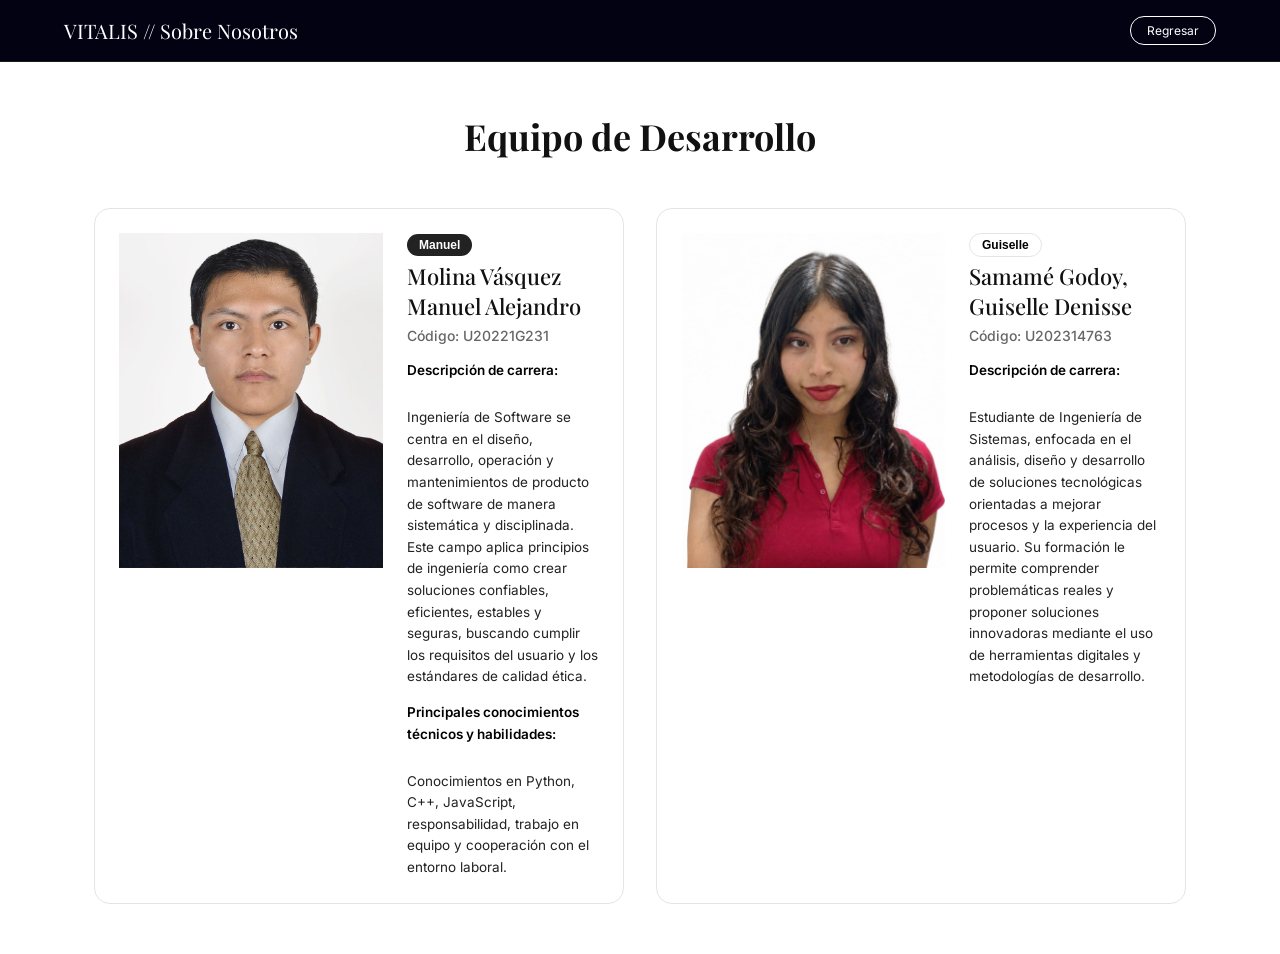
<file: public/assets/HTML/about.html>
<!DOCTYPE html>
<html lang="es">
<head>
    <meta charset="UTF-8">
    <meta name="viewport" content="width=device-width, initial-scale=1.0">
    <title>VITALIS - Nosotros</title>
    <link rel="preconnect" href="https://fonts.googleapis.com">
    <link rel="preconnect" href="https://fonts.gstatic.com" crossorigin>
    <link href="https://fonts.googleapis.com/css2?family=Inter:wght@400;500;600&family=Playfair+Display:wght@400;600&display=swap" rel="stylesheet">
    <link rel="stylesheet" href="../styles/about-style.css">
    <link rel="stylesheet" href="../styles/dashboard-style.css">
    <style>
        .logo-link {
            text-decoration: none;
            color: inherit;
            transition: opacity 0.2s ease;
        }
        .logo-link:hover {
            opacity: 0.85;
        }
    </style>
</head>
<body>

<header class="dash-navbar">
    <div class="dash-nav-container">
        <!-- Retorna de inmediato a la Landing Page al hacer clic -->
        <a href="../../../index.html" class="logo-link">
            <span class="dash-brand">VITALIS // Sobre Nosotros</span>
        </a>

        <!-- Botón Hamburguesa para Móviles -->
        <button class="menu-hamburger" id="hamburger-toggle" aria-label="Abrir menú de navegación">
            <span class="hamburger-line"></span>
            <span class="hamburger-line"></span>
            <span class="hamburger-line"></span>
        </button>

        <!-- Bloque de Navegación y Acciones Envolvente -->
        <div class="nav-menu-wrapper" id="nav-menu-container">
            <a href="../../../index.html" class="btn-logout" style="text-decoration: none;">Regresar</a>
        </div>
    </div>
</header>

<main class="about-container">
    <h1 class="about-title">Equipo de Desarrollo</h1>

    <div class="team-grid">
        <!-- Perfil: Manuel -->
        <div class="dash-card">
            <div class="profile-flex">
                <img src="../images/manuel.jpg" alt="Manuel" height="335" width="264">
                <div class="profile-details">
                    <span id="user-role-badge" class="badge-student">Manuel</span>
                    <h3 class="dash-card-title" style="margin-top: 8px;">Molina Vásquez Manuel Alejandro</h3>
                    <h4>Código: U20221G231</h4>
                    <p class="profile-desc">
                        <strong>Descripción de carrera:</strong><br>
                        Ingeniería de Software se centra en el diseño, desarrollo, operación y mantenimientos de producto de software de manera sistemática y disciplinada. Este campo aplica principios de ingeniería como crear soluciones confiables, eficientes, estables y seguras, buscando cumplir los requisitos del usuario y los estándares de calidad ética.
                    </p>
                    <p class="profile-desc">
                        <strong>Principales conocimientos técnicos y habilidades:</strong><br>
                        Conocimientos en Python, C++, JavaScript, responsabilidad, trabajo en equipo y cooperación con el entorno laboral.
                    </p>
                </div>
            </div>
        </div>

        <!-- Perfil: Guiselle -->
        <div class="dash-card">
            <div class="profile-flex">
                <img src="../images/guiselle.png" alt="Guiselle" height="335" width="264">
                <div class="profile-details">
                    <span id="user-role-badge" class="badge-intern">Guiselle</span>
                    <h3 class="dash-card-title" style="margin-top: 8px;">Samamé Godoy, Guiselle Denisse</h3>
                    <h4>Código: U202314763</h4>
                    <p class="profile-desc">
                        <strong>Descripción de carrera:</strong><br>
                        Estudiante de Ingeniería de Sistemas, enfocada en el análisis, diseño y desarrollo de soluciones tecnológicas orientadas a mejorar procesos y la experiencia del usuario. Su formación le permite comprender problemáticas reales y proponer soluciones innovadoras mediante el uso de herramientas digitales y metodologías de desarrollo.
                    </p>
                </div>
            </div>
        </div>
    </div>
</main>

<script src="../scripts/main.js"></script>
</body>
</html>
</file>
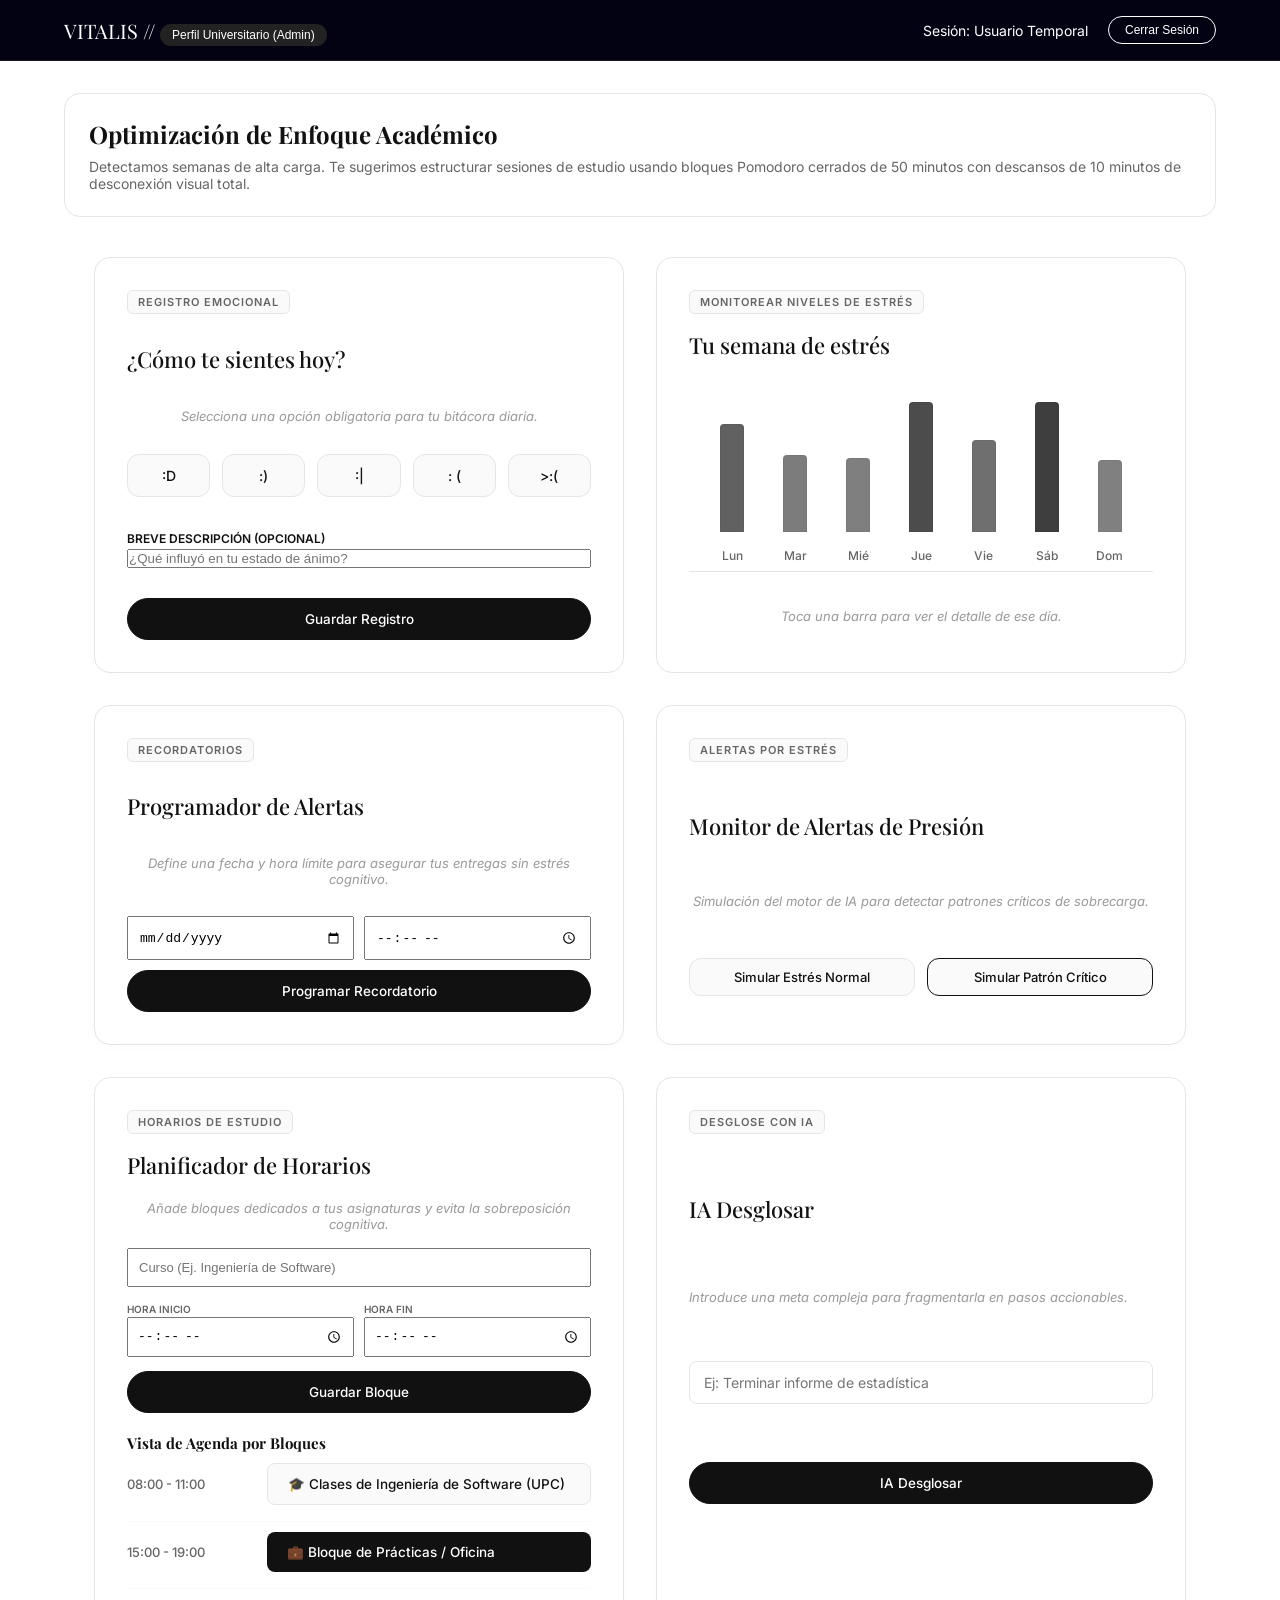
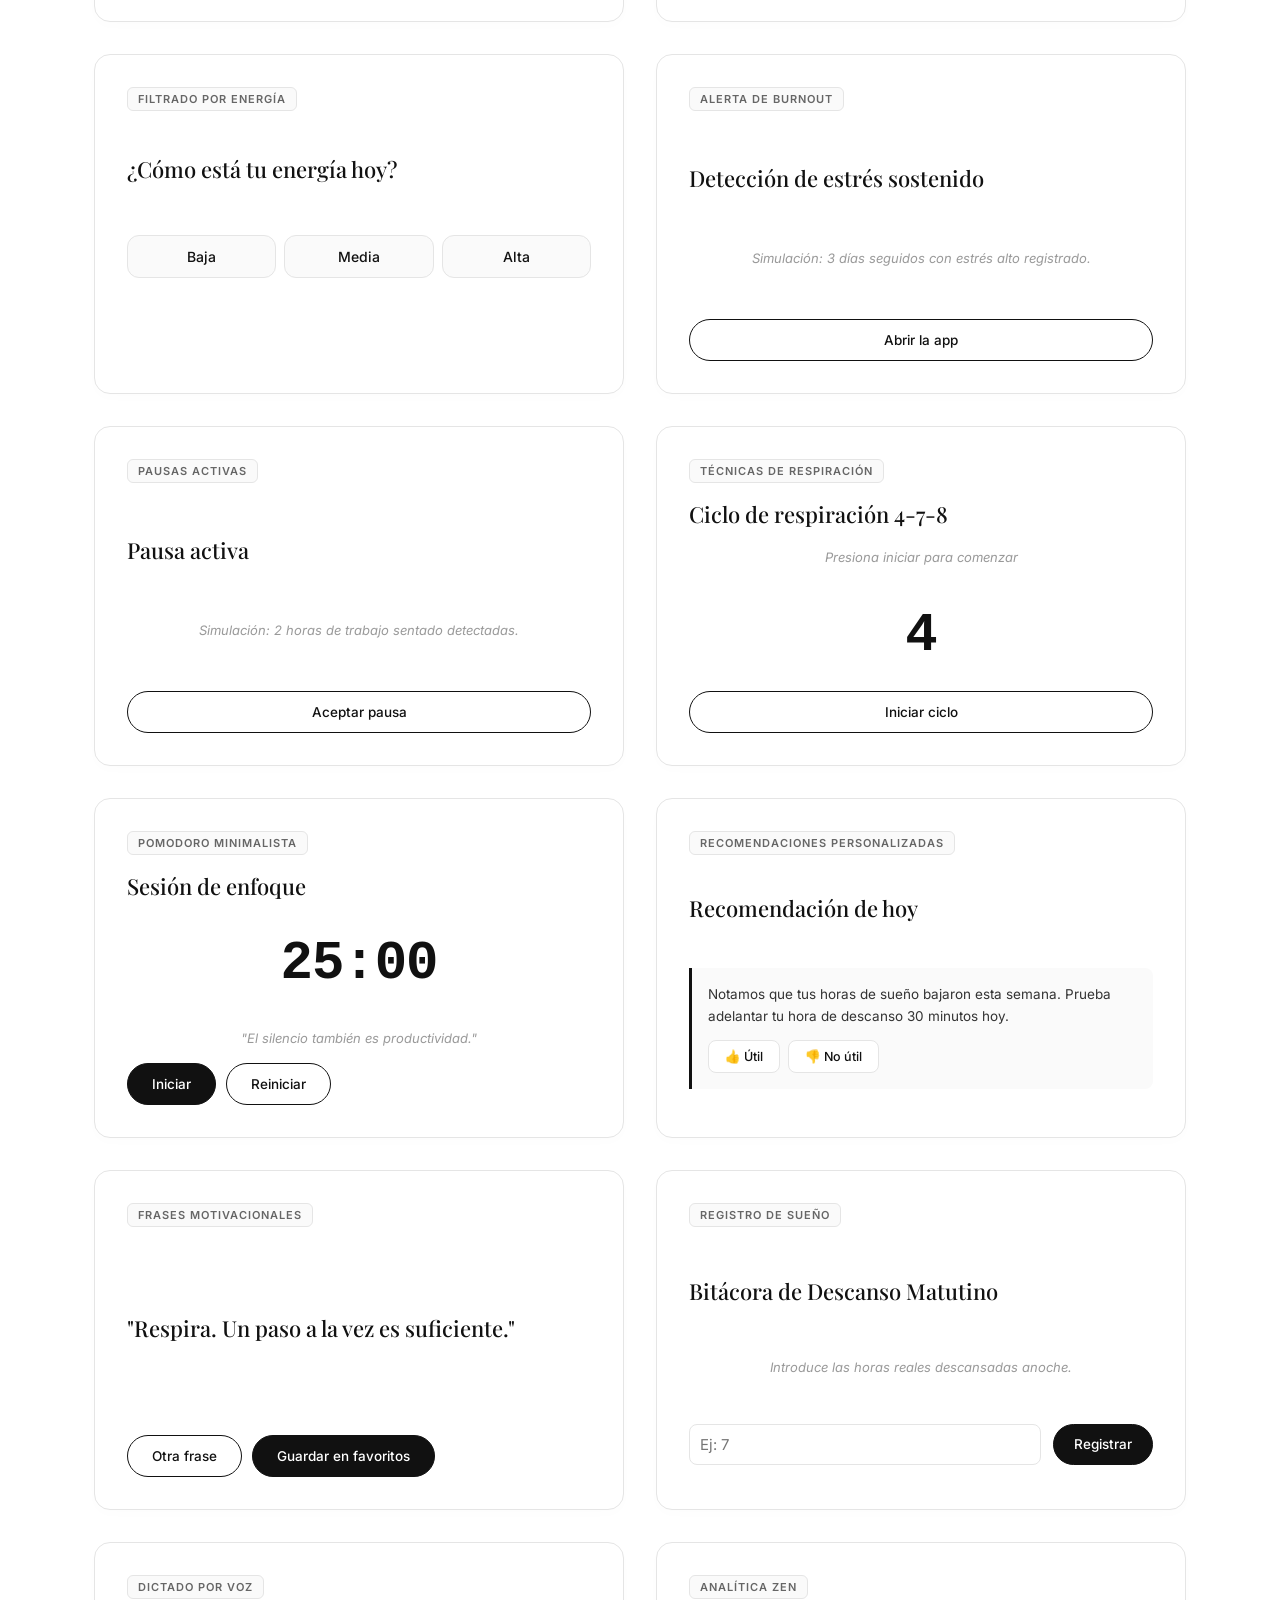
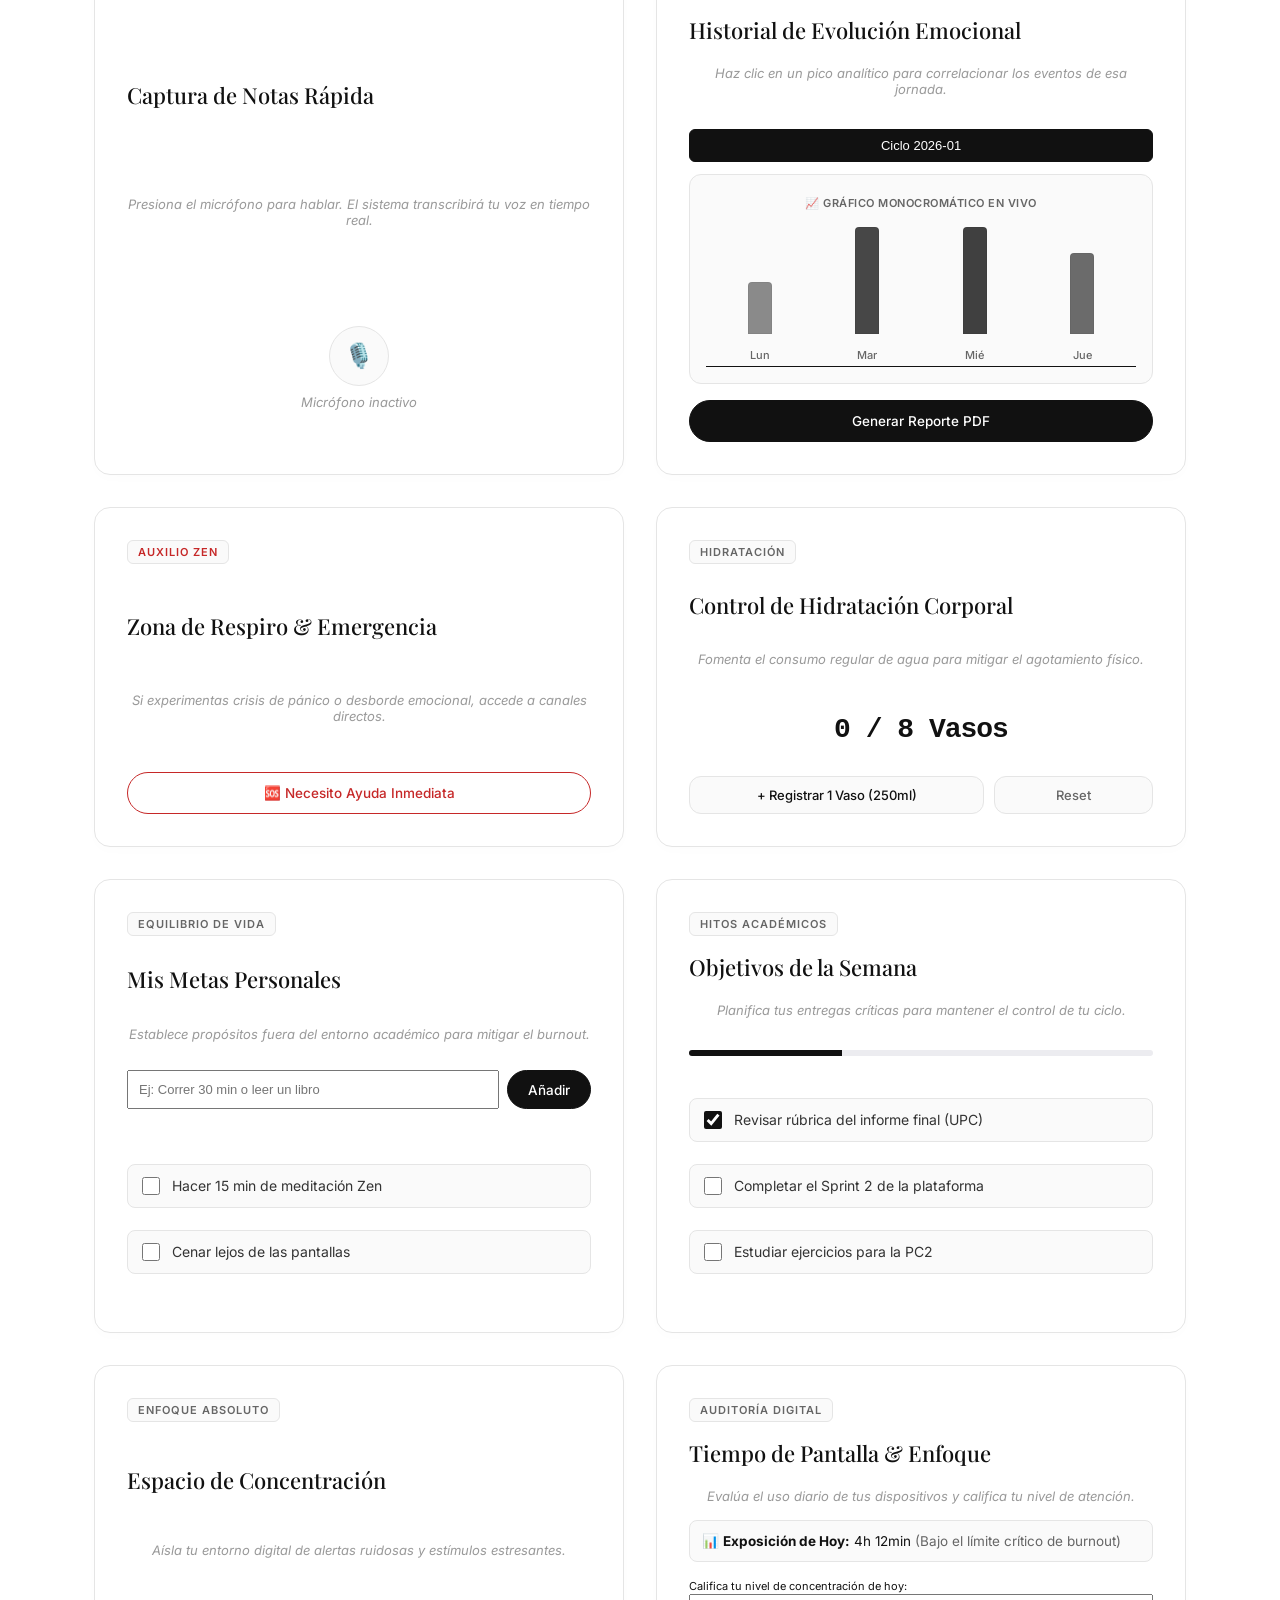
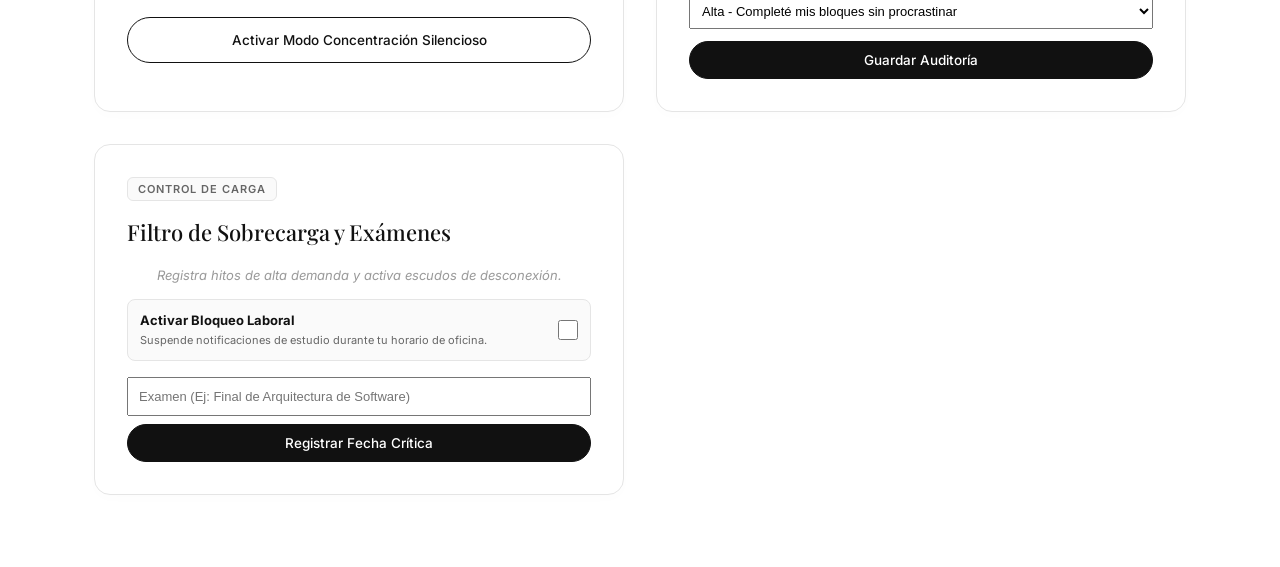
<file: public/assets/HTML/dashboard.html>
<!DOCTYPE html>
<html lang="es">
<head>
    <meta charset="UTF-8">
    <meta name="viewport" content="width=device-width, initial-scale=1.0">
    <title>VITALIS - Dashboard Zen</title>
    <link rel="preconnect" href="https://fonts.googleapis.com">
    <link rel="preconnect" href="https://fonts.gstatic.com" crossorigin>
    <link href="https://fonts.googleapis.com/css2?family=Inter:wght@400;500;600&family=Playfair+Display:wght@400;600&display=swap" rel="stylesheet">
    <link rel="stylesheet" href="../styles/dashboard-style.css">
    <link rel="stylesheet" href="../styles/zen-tools-style.css">
    <style>
        .dash-brand {
            cursor: pointer;
            transition: opacity 0.2s ease;
        }
        .dash-brand:hover {
            opacity: 0.85;
        }
    </style>
</head>
<body>

<header class="dash-navbar">
    <div class="dash-nav-container">
        <!-- Al hacer clic te desplaza suavemente hacia el inicio del Dashboard -->
        <span class="dash-brand" onclick="window.scrollTo({top: 0, behavior: 'smooth'});">
            VITALIS // <span id="user-role-badge">Cargando...</span>
        </span>
        <div class="user-profile-zone">
            <span id="welcome-user-text">Bienvenido</span>
            <button class="btn-logout" onclick="logout()">Cerrar Sesión</button>
        </div>
    </div>
</header>

<main class="dash-container">
    <!-- Aquí se inyectan las tarjetas del ecosistema -->
    <div class="welcome-banner-card" style="margin-bottom: 24px;">
        <h2 id="ai-suggestion-title" style="font-family: 'Playfair Display', serif; font-size: 24px; margin-bottom: 8px;">Cargando sugerencias...</h2>
        <p id="ai-suggestion-body" style="color: #666666; font-size: 14px;"></p>
    </div>
</main>

<script>
    const aiRecommendations = {
        estudiante: {
            title: "Optimización de Enfoque Académico",
            body: "Detectamos semanas de alta carga. Te sugerimos estructurar sesiones de estudio usando bloques Pomodoro cerrados de 50 minutos con descansos de 10 minutos de desconexión visual total."
        },
        practicante: {
            title: "Mitigación del Sedentarismo y Presión",
            body: "Has acumulado más de 2 horas continuas en entornos de oficina. Sigue la guía de estiramientos ergonómicos para liberar la tensión acumulada en el cuello y la espalda."
        }
    };

    document.addEventListener('DOMContentLoaded', () => {
        const username = sessionStorage.getItem('vitalis_username') || 'Usuario Temporal';
        const role = sessionStorage.getItem('vitalis_role') || 'estudiante';

        document.getElementById('welcome-user-text').innerText = `Sesión: ${username}`;

        const roleBadge = document.getElementById('user-role-badge');
        if(role === 'estudiante') {
            roleBadge.innerText = 'Perfil Universitario (Admin)';
            roleBadge.className = 'badge-student';
        } else {
            roleBadge.innerText = 'Perfil Practicante Pre-Profesional (Admin)';
            roleBadge.className = 'badge-intern';
        }

        const recommendation = aiRecommendations[role] || aiRecommendations.estudiante;
        document.getElementById('ai-suggestion-title').innerText = recommendation.title;
        document.getElementById('ai-suggestion-body').innerText = recommendation.body;
    });

    function logout() {
        sessionStorage.clear();
        window.location.href = 'login.html';
    }
</script>

<script src="../scripts/vitalis_us01.js"></script>
<script src="../scripts/vitalis_us02.js"></script>
<script src="../scripts/vitalis_us03.js"></script>
<script src="../scripts/vitalis_us04_18.js"></script>
<script src="../scripts/vitalis_us27.js"></script>
<script src="../scripts/vitalis_us05.js"></script>
<script src="../scripts/vitalis_us06.js"></script>
<script src="../scripts/vitalis_us07.js"></script>
<script src="../scripts/vitalis_us08.js"></script>
<script src="../scripts/vitalis_us09.js"></script>
<script src="../scripts/vitalis_us11.js"></script>
<script src="../scripts/vitalis_us15.js"></script>
<script src="../scripts/vitalis_us16_27.js"></script>
<script src="../scripts/vitalis_us17_36.js"></script>
<script src="../scripts/vitalis_us19.js"></script>
<script src="../scripts/vitalis_us21.js"></script>
<script src="../scripts/vitalis_us31.js"></script>
<script src="../scripts/vitalis_us46.js"></script>
<script src="../scripts/vitalis_us29_50.js"></script>
<script src="../scripts/vitalis_us38_39.js"></script>
<script src="../scripts/vitalis_us42_45.js"></script>
<script src="../scripts/vitalis_us44_49.js"></script>
<script src="../scripts/vitalis_us22_23_30_34.js"></script>
<script src="../scripts/vitalis_main.js"></script>

</body>
</html>
</file>
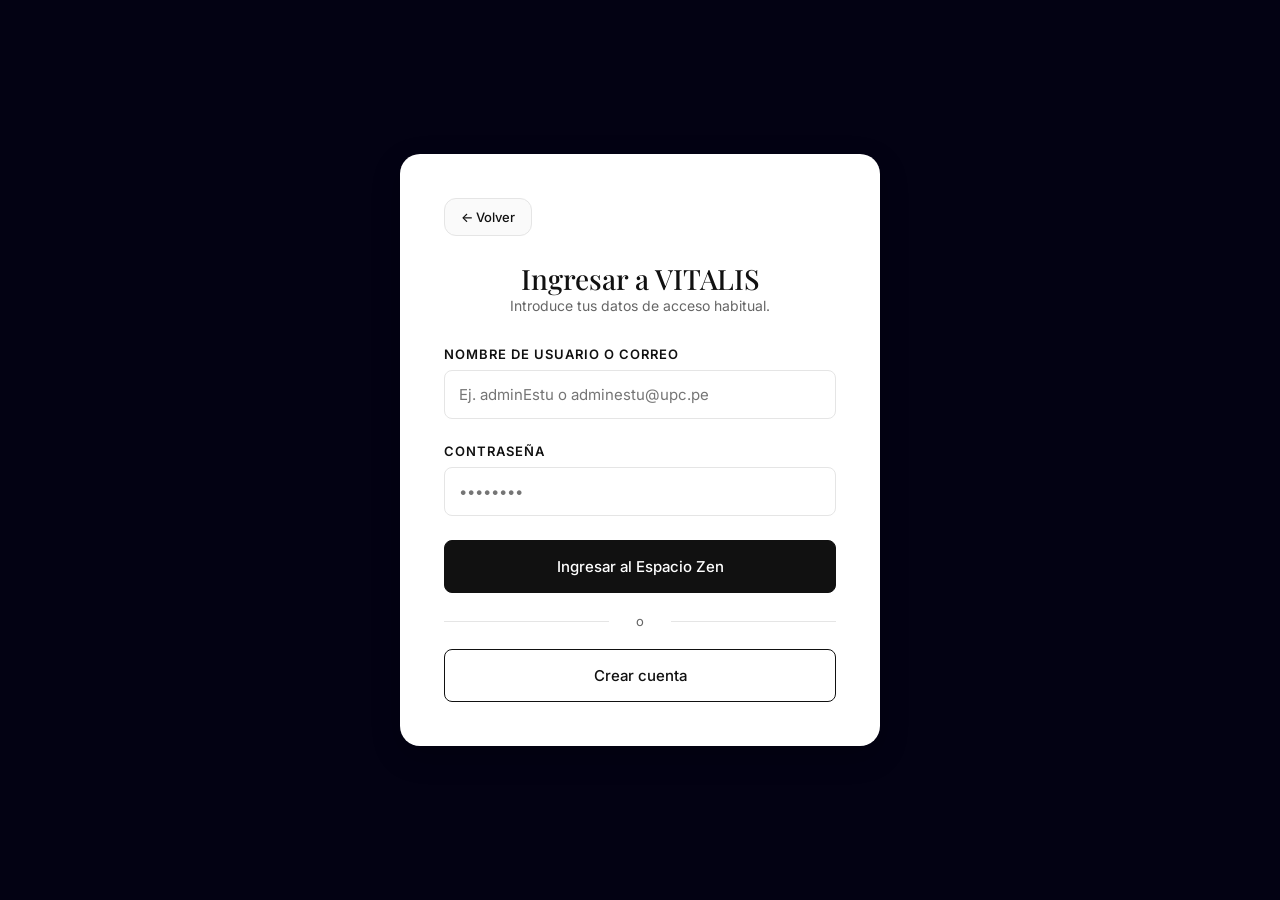
<file: public/assets/HTML/login.html>
<!DOCTYPE html>
<html lang="es">
<head>
    <meta charset="UTF-8">
    <meta name="viewport" content="width=device-width, initial-scale=1.0">
    <meta name="description" content="Inicia sesión en VITALIS - Recupera tu paz mental y potencia tu rendimiento">
    <meta name="theme-color" content="#030213">
    <title>VITALIS - Iniciar Sesión</title>
    <link rel="preconnect" href="https://fonts.googleapis.com">
    <link rel="preconnect" href="https://fonts.gstatic.com" crossorigin>
    <link href="https://fonts.googleapis.com/css2?family=Inter:wght@400;500;600&family=Playfair+Display:wght@400;600&display=swap" rel="stylesheet">
    <link rel="stylesheet" href="../styles/dashboard-style.css">
    <script src="../scripts/vitalis_db.js"></script>

</head>
<body class="bg-zen-dark">

<div class="login-wrapper">
    <div class="login-card">
        <a href="../../../index.html" class="btn-back-login" title="Volver a la página principal">← Volver</a>

        <div class="text-center mb-32">
            <h1 class="login-title">Ingresar a VITALIS</h1>
            <p class="login-subtitle">Introduce tus datos de acceso habitual.</p>
        </div>

        <form id="form-login" onsubmit="handleLogin(event)">
            <div class="form-group">
                <label for="username">Nombre de Usuario o Correo</label>
                <input type="text" id="username" required placeholder="Ej. adminEstu o adminestu@upc.pe" class="form-input" aria-label="Nombre de usuario o correo">
            </div>

            <div class="form-group">
                <label for="password">Contraseña</label>
                <input type="password" id="password" required placeholder="••••••••" class="form-input" aria-label="Contraseña">
            </div>

            <button type="submit" id="btn-submit-login" class="btn-login-submit" aria-label="Ingresar al Espacio Zen">
                Ingresar al Espacio Zen
            </button>

            <div class="login-divider">o</div>

            <a href="pricing.html" class="btn-create-account-link" aria-label="Crear nueva cuenta">Crear cuenta</a>
        </form>
    </div>
</div>

<script>
    function handleLogin(e) {
        e.preventDefault();

        const userInput = document.getElementById('username').value.trim();
        const passwordInput = document.getElementById('password').value;

        if (!userInput || !passwordInput) {
            alert('Por favor completa todos los campos.');
            return;
        }

        if (typeof window.dbValidateLogin !== 'function') {
            alert('Error crítico: El archivo "vitalis_db.js" no se cargó en esta vista. Verifica las carpetas de la ruta.');
            return;
        }

        // Validación cruzada (cuenta o correo)
        const verifiedUser = window.dbValidateLogin(userInput, passwordInput);

        if (verifiedUser) {
            sessionStorage.setItem('vitalis_username', verifiedUser.fullname);
            sessionStorage.setItem('vitalis_role', verifiedUser.role);
            window.location.href = 'dashboard.html';
        } else {
            alert('Credenciales incorrectas. Verifica tu cuenta o correo electrónico y la contraseña.');
        }
    }
</script>
</body>
</html>
</file>
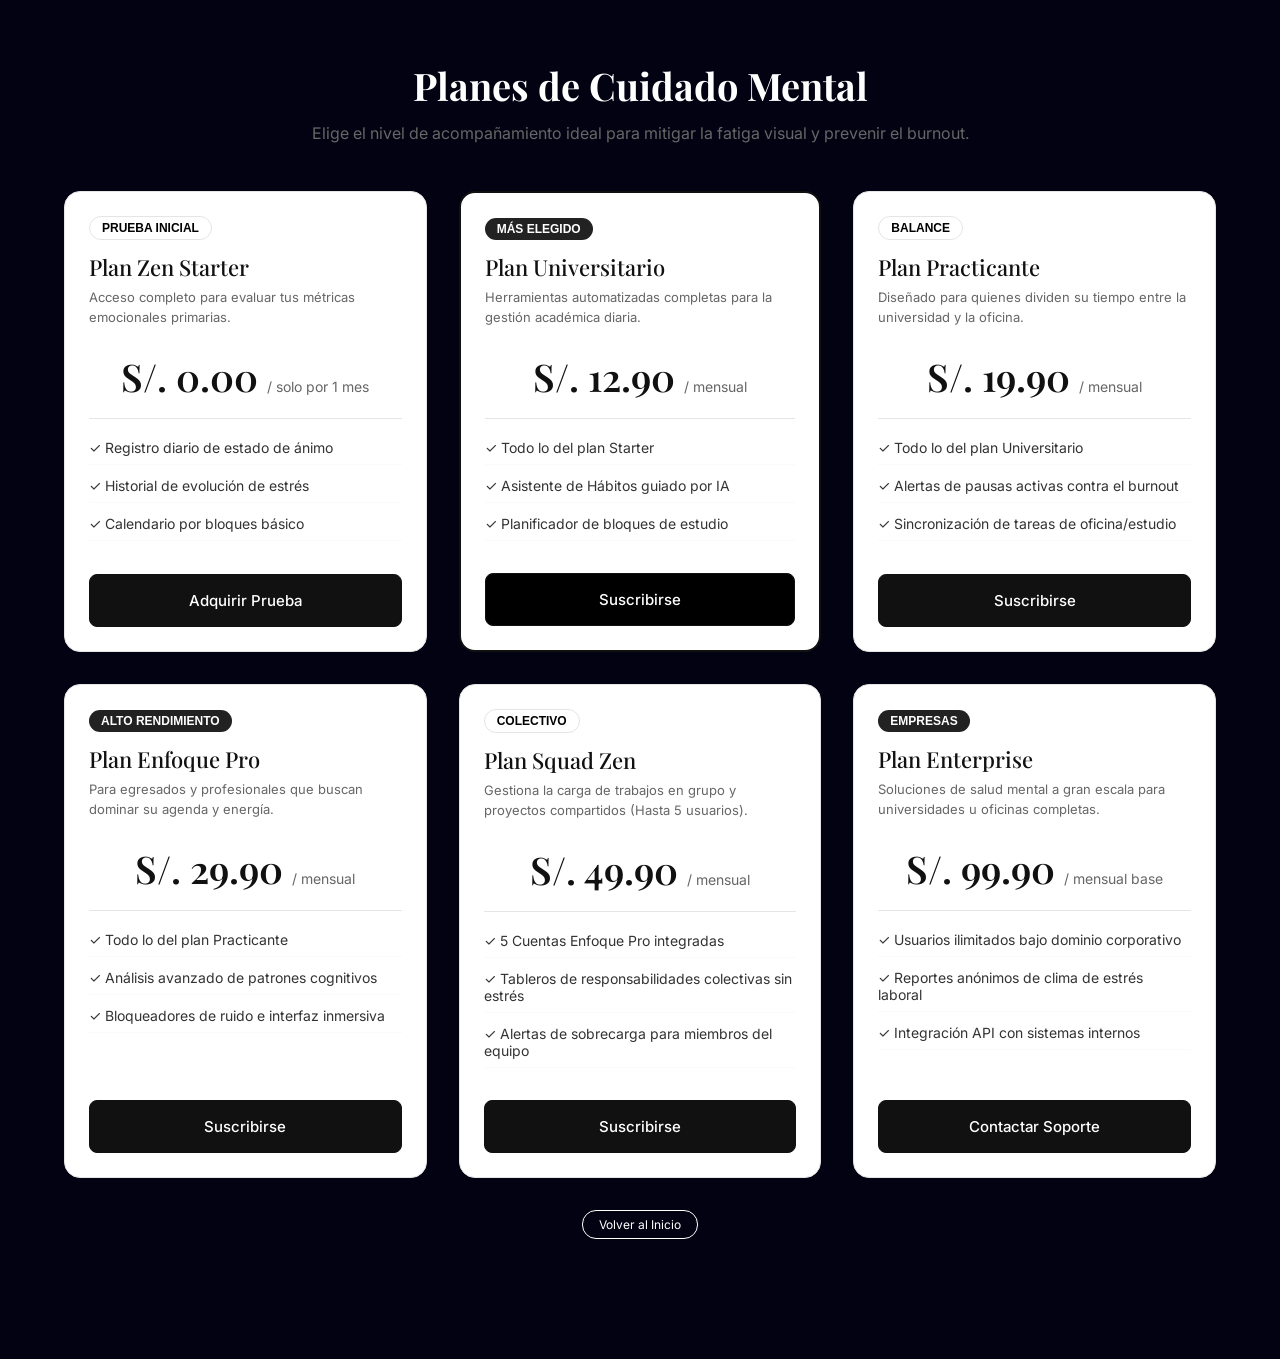
<file: public/assets/HTML/pricing.html>
<!DOCTYPE html>
<html lang="es">
<head>
    <meta charset="UTF-8">
    <meta name="viewport" content="width=device-width, initial-scale=1.0">
    <title>VITALIS - Planes y Precios</title>
    <link rel="preconnect" href="https://fonts.googleapis.com">
    <link rel="preconnect" href="https://fonts.gstatic.com" crossorigin>
    <link href="https://fonts.googleapis.com/css2?family=Inter:wght@400;500;600&family=Playfair+Display:wght@400;600&display=swap" rel="stylesheet">
    <link rel="stylesheet" href="../styles/pricing-style.css">
    <link rel="stylesheet" href="../styles/dashboard-style.css">
</head>
<body class="bg-zen-dark">

<div class="pricing-container">
    <div class="pricing-header" style="color: #FFFFFF;">
        <h1>Planes de Cuidado Mental</h1>
        <p style="color: #666666;">Elige el nivel de acompañamiento ideal para mitigar la fatiga visual y prevenir el burnout.</p>
    </div>

    <div class="pricing-grid">

        <div class="dash-card">
            <div>
                <span id="user-role-badge" class="badge-intern">Prueba Inicial</span>
                <h3 class="dash-card-title" style="margin-top: 12px;">Plan Zen Starter</h3>
                <p class="dash-card-subtitle">Acceso completo para evaluar tus métricas emocionales primarias.</p>
                <div class="price-tag">S/. 0.00 <span class="price-period">/ solo por 1 mes</span></div>
                <hr style="border: none; border-top: 1px solid var(--border-color); margin-bottom: 20px;">
                <ul class="pricing-features-list">
                    <li>✓ Registro diario de estado de ánimo</li>
                    <li>✓ Historial de evolución de estrés</li>
                    <li>✓ Calendario por bloques básico</li>
                </ul>
            </div>
            <div class="pricing-card-button-container">
                <a href="register-starter.html" class="btn-login-submit" style="text-decoration: none;">Adquirir Prueba</a>
            </div>
        </div>

        <div class="dash-card" style="border: 2px solid #111111;">
            <div>
                <span id="user-role-badge" class="badge-student">Más Elegido</span>
                <h3 class="dash-card-title" style="margin-top: 12px;">Plan Universitario</h3>
                <p class="dash-card-subtitle">Herramientas automatizadas completas para la gestión académica diaria.</p>
                <div class="price-tag">S/. 12.90 <span class="price-period">/ mensual</span></div>
                <hr style="border: none; border-top: 1px solid var(--border-color); margin-bottom: 20px;">
                <ul class="pricing-features-list">
                    <li>✓ Todo lo del plan Starter</li>
                    <li>✓ Asistente de Hábitos guiado por IA</li>
                    <li>✓ Planificador de bloques de estudio</li>
                </ul>
            </div>
            <div class="pricing-card-button-container">
                <a href="login.html" class="btn-login-submit" style="text-decoration: none; background-color: #000000;">Suscribirse</a>
            </div>
        </div>

        <div class="dash-card">
            <div>
                <span id="user-role-badge" class="badge-intern">Balance</span>
                <h3 class="dash-card-title" style="margin-top: 12px;">Plan Practicante</h3>
                <p class="dash-card-subtitle">Diseñado para quienes dividen su tiempo entre la universidad y la oficina.</p>
                <div class="price-tag">S/. 19.90 <span class="price-period">/ mensual</span></div>
                <hr style="border: none; border-top: 1px solid var(--border-color); margin-bottom: 20px;">
                <ul class="pricing-features-list">
                    <li>✓ Todo lo del plan Universitario</li>
                    <li>✓ Alertas de pausas activas contra el burnout</li>
                    <li>✓ Sincronización de tareas de oficina/estudio</li>
                </ul>
            </div>
            <div class="pricing-card-button-container">
                <a href="login.html" class="btn-login-submit" style="text-decoration: none;">Suscribirse</a>
            </div>
        </div>

        <div class="dash-card">
            <div>
                <span id="user-role-badge" class="badge-student">Alto Rendimiento</span>
                <h3 class="dash-card-title" style="margin-top: 12px;">Plan Enfoque Pro</h3>
                <p class="dash-card-subtitle">Para egresados y profesionales que buscan dominar su agenda y energía.</p>
                <div class="price-tag">S/. 29.90 <span class="price-period">/ mensual</span></div>
                <hr style="border: none; border-top: 1px solid var(--border-color); margin-bottom: 20px;">
                <ul class="pricing-features-list">
                    <li>✓ Todo lo del plan Practicante</li>
                    <li>✓ Análisis avanzado de patrones cognitivos</li>
                    <li>✓ Bloqueadores de ruido e interfaz inmersiva</li>
                </ul>
            </div>
            <div class="pricing-card-button-container">
                <a href="login.html" class="btn-login-submit" style="text-decoration: none;">Suscribirse</a>
            </div>
        </div>

        <div class="dash-card">
            <div>
                <span id="user-role-badge" class="badge-intern">Colectivo</span>
                <h3 class="dash-card-title" style="margin-top: 12px;">Plan Squad Zen</h3>
                <p class="dash-card-subtitle">Gestiona la carga de trabajos en grupo y proyectos compartidos (Hasta 5 usuarios).</p>
                <div class="price-tag">S/. 49.90 <span class="price-period">/ mensual</span></div>
                <hr style="border: none; border-top: 1px solid var(--border-color); margin-bottom: 20px;">
                <ul class="pricing-features-list">
                    <li>✓ 5 Cuentas Enfoque Pro integradas</li>
                    <li>✓ Tableros de responsabilidades colectivas sin estrés</li>
                    <li>✓ Alertas de sobrecarga para miembros del equipo</li>
                </ul>
            </div>
            <div class="pricing-card-button-container">
                <a href="login.html" class="btn-login-submit" style="text-decoration: none;">Suscribirse</a>
            </div>
        </div>

        <div class="dash-card">
            <div>
                <span id="user-role-badge" class="badge-student">Empresas</span>
                <h3 class="dash-card-title" style="margin-top: 12px;">Plan Enterprise</h3>
                <p class="dash-card-subtitle">Soluciones de salud mental a gran escala para universidades u oficinas completas.</p>
                <div class="price-tag">S/. 99.90 <span class="price-period">/ mensual base</span></div>
                <hr style="border: none; border-top: 1px solid var(--border-color); margin-bottom: 20px;">
                <ul class="pricing-features-list">
                    <li>✓ Usuarios ilimitados bajo dominio corporativo</li>
                    <li>✓ Reportes anónimos de clima de estrés laboral</li>
                    <li>✓ Integración API con sistemas internos</li>
                </ul>
            </div>
            <div class="pricing-card-button-container">
                <a href="support.html" class="btn-login-submit" style="text-decoration: none;">Contactar Soporte</a>
            </div>
        </div>

    </div>

    <div class="text-center mt-32">
        <a href="../../../index.html" class="btn-logout" style="text-decoration: none; display: inline-block;">Volver al Inicio</a>
    </div>
</div>

</body>
</html>
</file>
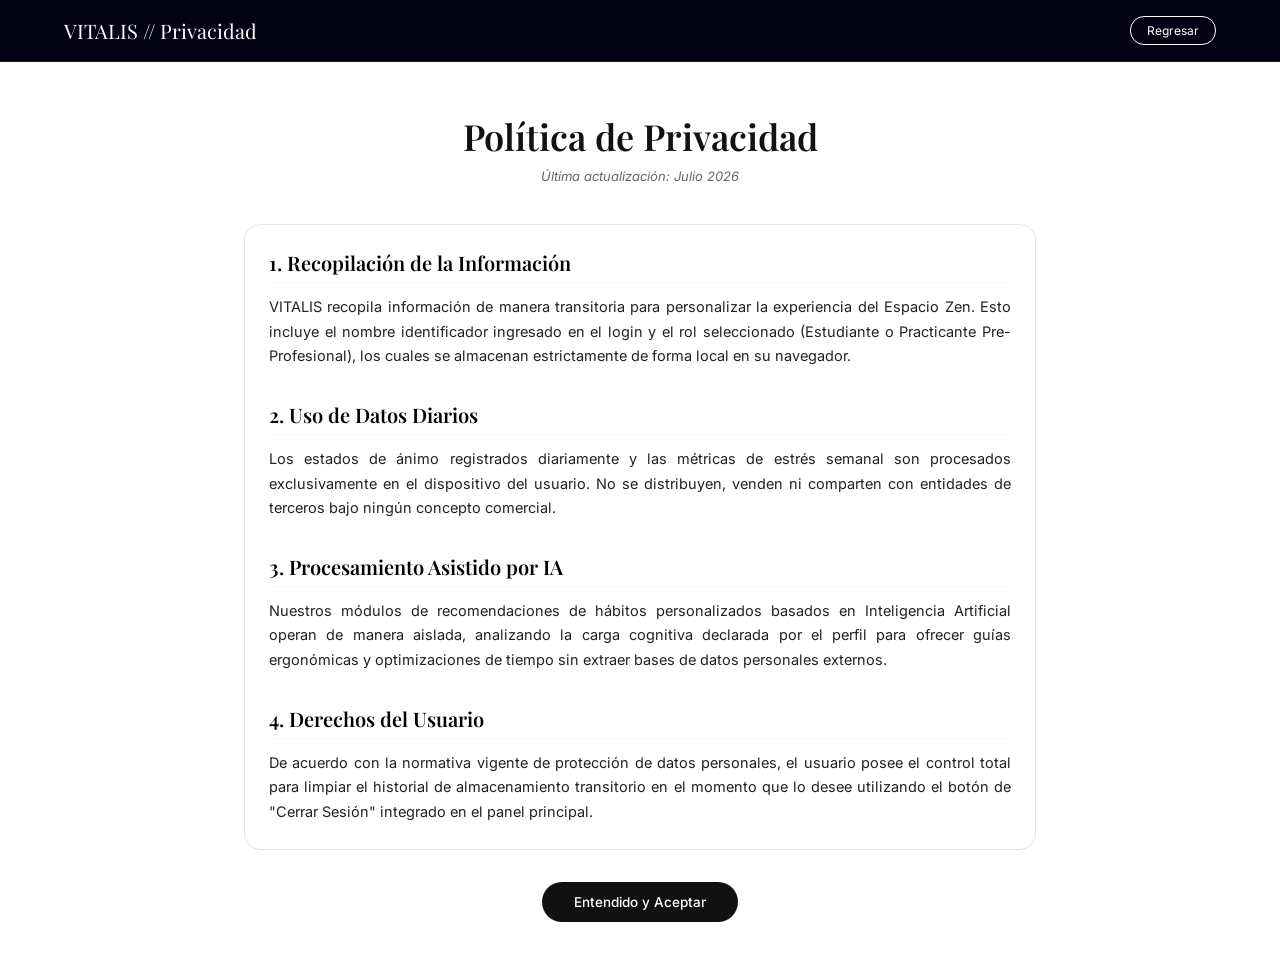
<file: public/assets/HTML/privacy.html>
<!DOCTYPE html>
<html lang="es">
<head>
    <meta charset="UTF-8">
    <meta name="viewport" content="width=device-width, initial-scale=1.0">
    <title>VITALIS - Política de Privacidad</title>
    <link rel="preconnect" href="https://fonts.googleapis.com">
    <link rel="preconnect" href="https://fonts.gstatic.com" crossorigin>
    <link href="https://fonts.googleapis.com/css2?family=Inter:wght@400;500;600&family=Playfair+Display:wght@400;600;700&display=swap" rel="stylesheet">
    <link rel="stylesheet" href="../styles/privacy-style.css">
    <link rel="stylesheet" href="../styles/dashboard-style.css">
    <style>
        .logo-link {
            text-decoration: none;
            color: inherit;
            transition: opacity 0.2s ease;
        }
        .logo-link:hover {
            opacity: 0.85;
        }
    </style>
</head>
<body>

<header class="dash-navbar">
    <div class="dash-nav-container">
        <!-- Retorna de inmediato a la Landing Page al hacer clic -->
        <a href="../../../index.html" class="logo-link">
            <span class="dash-brand">VITALIS // Privacidad</span>
        </a>
        <a href="../../../index.html" class="btn-logout" style="text-decoration: none;">Regresar</a>
    </div>
</header>

<main class="privacy-container">
    <h1 class="privacy-title">Política de Privacidad</h1>
    <p class="privacy-meta">Última actualización: Julio 2026</p>

    <div class="dash-card">
        <section class="privacy-section">
            <h2>1. Recopilación de la Información</h2>
            <p>VITALIS recopila información de manera transitoria para personalizar la experiencia del Espacio Zen. Esto incluye el nombre identificador ingresado en el login y el rol seleccionado (Estudiante o Practicante Pre-Profesional), los cuales se almacenan estrictamente de forma local en su navegador.</p>
        </section>

        <section class="privacy-section">
            <h2>2. Uso de Datos Diarios</h2>
            <p>Los estados de ánimo registrados diariamente y las métricas de estrés semanal son procesados exclusivamente en el dispositivo del usuario. No se distribuyen, venden ni comparten con entidades de terceros bajo ningún concepto comercial.</p>
        </section>

        <section class="privacy-section">
            <h2>3. Procesamiento Asistido por IA</h2>
            <p>Nuestros módulos de recomendaciones de hábitos personalizados basados en Inteligencia Artificial operan de manera aislada, analizando la carga cognitiva declarada por el perfil para ofrecer guías ergonómicas y optimizaciones de tiempo sin extraer bases de datos personales externos.</p>
        </section>

        <section class="privacy-section">
            <h2>4. Derechos del Usuario</h2>
            <p>De acuerdo con la normativa vigente de protección de datos personales, el usuario posee el control total para limpiar el historial de almacenamiento transitorio en el momento que lo desee utilizando el botón de "Cerrar Sesión" integrado en el panel principal.</p>
        </section>
    </div>

    <div class="text-center mt-32">
        <a href="../../../index.html" class="btn-privacy-action">Entendido y Aceptar</a>
    </div>
</main>

</body>
</html>
</file>
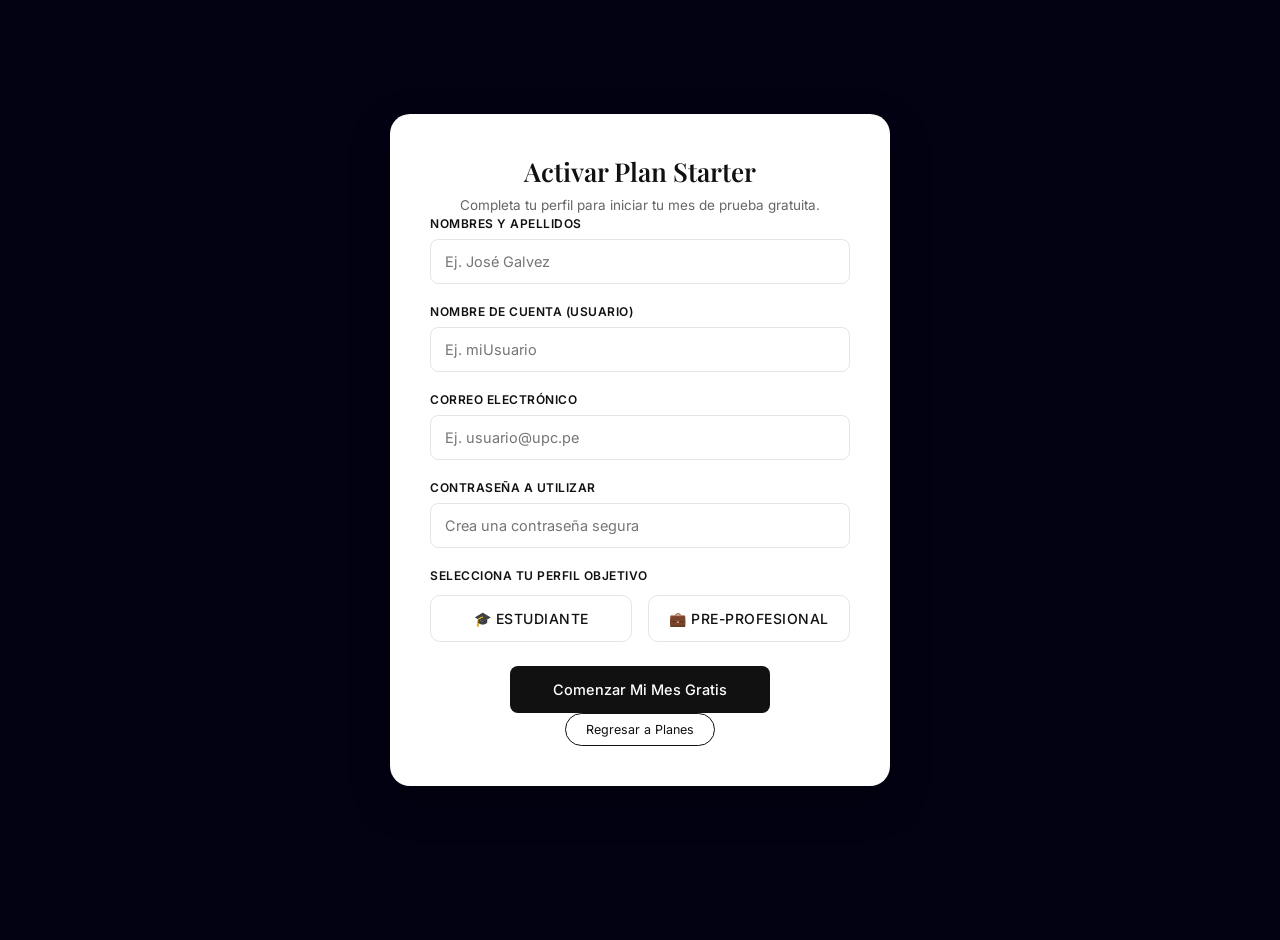
<file: public/assets/HTML/register-starter.html>
<!DOCTYPE html>
<html lang="es">
<head>
    <meta charset="UTF-8">
    <meta name="viewport" content="width=device-width, initial-scale=1.0">
    <title>VITALIS - Registro Prueba Inicial</title>
    <link rel="preconnect" href="https://fonts.googleapis.com">
    <link rel="preconnect" href="https://fonts.gstatic.com" crossorigin>
    <link href="https://fonts.googleapis.com/css2?family=Inter:wght@400;500;600&family=Playfair+Display:wght@400;600&display=swap" rel="stylesheet">
    <link rel="stylesheet" href="../styles/register-style.css">
    <link rel="stylesheet" href="../styles/dashboard-style.css">
    <script src="../scripts/vitalis_db.js"></script>
</head>
<body class="bg-register-zen">

<div class="register-wrapper">
    <div class="register-card">
        <div class="text-center mb-24">
            <h1 class="register-title">Activar Plan Starter</h1>
            <p class="register-subtitle">Completa tu perfil para iniciar tu mes de prueba gratuita.</p>
        </div>

        <form id="form-register-starter" onsubmit="handleStarterRegistration(event)">

            <div class="form-group-zen">
                <label for="reg-fullname">Nombres y Apellidos</label>
                <input type="text" id="reg-fullname" required placeholder="Ej. José Galvez" class="register-input">
            </div>

            <div class="form-group-zen">
                <label for="reg-username">Nombre de Cuenta (Usuario)</label>
                <input type="text" id="reg-username" required placeholder="Ej. miUsuario " class="register-input">
            </div>

            <div class="form-group-zen">
                <label for="reg-email">Correo Electrónico</label>
                <input type="email" id="reg-email" required placeholder="Ej. usuario@upc.pe" class="register-input">
            </div>

            <div class="form-group-zen">
                <label for="reg-password">Contraseña a utilizar</label>
                <input type="password" id="reg-password" required placeholder="Crea una contraseña segura" class="register-input">
            </div>

            <div class="form-group-zen">
                <label>Selecciona tu Perfil Objetivo</label>
                <div class="role-select-flex">
                    <label class="role-option-label">
                        <input type="radio" name="reg-role" value="estudiante" required onclick="toggleRoleFields('estudiante')">
                        <span class="role-custom-box">🎓 Estudiante</span>
                    </label>
                    <label class="role-option-label">
                        <input type="radio" name="reg-role" value="practicante" required onclick="toggleRoleFields('practicante')">
                        <span class="role-custom-box">💼 Pre-Profesional</span>
                    </label>
                </div>
            </div>

            <div id="dynamic-fields" class="dynamic-container hidden-element">
                <div class="form-group-zen">
                    <label id="label-institution" for="reg-institution">Institución / Organización</label>
                    <input type="text" id="reg-institution" placeholder="Ej. Universidad Peruana de Ciencias Aplicadas" class="register-input">
                </div>

                <div class="form-group-zen">
                    <label for="reg-hours">Horas diarias estimadas de alta carga cognitiva</label>
                    <select id="reg-hours" class="register-input">
                        <option value="4-6">De 4 a 6 horas</option>
                        <option value="6-8">De 6 a 8 horas</option>
                        <option value="8+">Más de 8 horas</option>
                    </select>
                </div>
            </div>

            <div class="register-button-container">
                <button type="submit" class="btn-register-submit">Comenzar Mi Mes Gratis</button>
            </div>
        </form>

        <div class="text-center mt-24">
            <a href="pricing.html" class="btn-back-pricing">Regresar a Planes</a>
        </div>
    </div>
</div>

<script>
    function toggleRoleFields(role) {
        const dynamicContainer = document.getElementById('dynamic-fields');
        const institutionLabel = document.getElementById('label-institution');
        const institutionInput = document.getElementById('reg-institution');

        dynamicContainer.classList.remove('hidden-element');

        if (role === 'estudiante') {
            institutionLabel.innerText = "Universidad o Centro de Estudios";
            institutionInput.placeholder = "Ej. Universidad Peruana de Ciencias Aplicadas (UPC)";
        } else {
            institutionLabel.innerText = "Empresa o Centro de Prácticas";
            institutionInput.placeholder = "Ej. Área de Desarrollo / Innovación Tecnológica";
        }
    }

    function handleStarterRegistration(e) {
        e.preventDefault();
        const fullname = document.getElementById('reg-fullname').value.trim();
        const username = document.getElementById('reg-username').value.trim();
        const email = document.getElementById('reg-email').value.trim();
        const password = document.getElementById('reg-password').value;
        const selectedRole = document.querySelector('input[name="reg-role"]:checked').value;

        if (typeof window.dbRegisterUser !== 'function') {
            alert('Error: No se pudo conectar con el archivo de la base de datos.');
            return;
        }

        const registrationSuccess = window.dbRegisterUser(username, email, password, selectedRole, fullname);

        if (!registrationSuccess) {
            alert('Error: La cuenta o el correo electrónico ya se encuentran registrados en la base de datos.');
            return;
        }

        sessionStorage.setItem('vitalis_username', fullname);
        sessionStorage.setItem('vitalis_role', selectedRole);

        alert(`¡Cuenta Creada con Éxito!\n\nBienvenido a VITALIS, ${fullname}. Puedes ingresar usando tu cuenta "${username}" o tu correo.`);
        window.location.href = 'dashboard.html';
    }
</script>
</body>
</html>
</file>
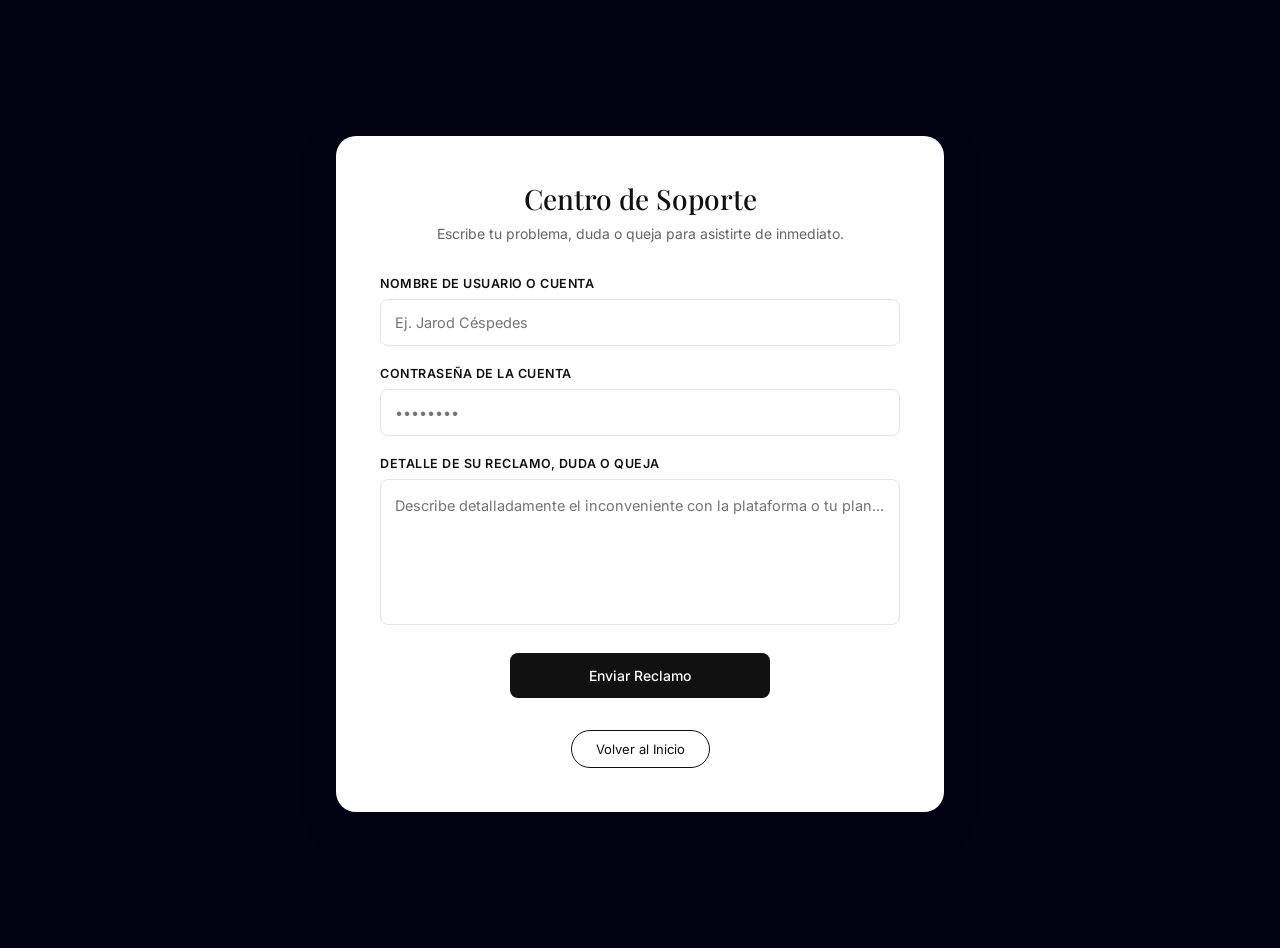
<file: public/assets/HTML/support.html>
<!DOCTYPE html>
<html lang="es">
<head>
    <meta charset="UTF-8">
    <meta name="viewport" content="width=device-width, initial-scale=1.0">
    <title>VITALIS - Soporte y Reclamos</title>
    <link rel="preconnect" href="https://fonts.googleapis.com">
    <link rel="preconnect" href="https://fonts.gstatic.com" crossorigin>
    <link href="https://fonts.googleapis.com/css2?family=Inter:wght@400;500;600&family=Playfair+Display:wght@400;600&display=swap" rel="stylesheet">
    <!-- Vinculación directa a su CSS exclusivo -->
    <link rel="stylesheet" href="../styles/support-style.css">
</head>
<body class="bg-support-zen">

<div class="support-wrapper">
    <div class="support-card">
        <div class="text-center mb-32">
            <h1 class="support-title">Centro de Soporte</h1>
            <p class="support-subtitle">Escribe tu problema, duda o queja para asistirte de inmediato.</p>
        </div>

        <form id="form-support" onsubmit="handleSupportSubmit(event)">
            <!-- Nombre de Usuario o Cuenta -->
            <div class="form-group-zen">
                <label for="support-username">Nombre de Usuario o Cuenta</label>
                <input type="text" id="support-username" required placeholder="Ej. Jarod Céspedes" class="support-input">
            </div>

            <!-- Contraseña -->
            <div class="form-group-zen">
                <label for="support-password">Contraseña de la Cuenta</label>
                <input type="password" id="support-password" required placeholder="••••••••" class="support-input">
            </div>

            <!-- Caja de Reclamo / Problema / Duda -->
            <div class="form-group-zen">
                <label for="support-claim">Detalle de su Reclamo, Duda o Queja</label>
                <textarea id="support-claim" required rows="5" placeholder="Describe detalladamente el inconveniente con la plataforma o tu plan..." class="support-textarea"></textarea>
            </div>

            <!-- Contenedor Centrado de Envío -->
            <div class="support-button-container">
                <button type="submit" class="btn-support-submit">Enviar Reclamo</button>
            </div>
        </form>

        <div class="text-center mt-32">
            <a href="../../../index.html" class="btn-back-home">Volver al Inicio</a>
        </div>
    </div>
</div>

<script>
    function handleSupportSubmit(e) {
        e.preventDefault();
        const username = document.getElementById('support-username').value;
        const claim = document.getElementById('support-claim').value;

        // Simulación asíncrona de procesamiento de ticket de soporte técnico
        setTimeout(() => {
            alert(`Estimado(a) ${username},\n\nSu solicitud ha sido registrada de manera exitosa. Nuestro equipo de soporte Vitalis revisará su caso y le enviará una respuesta a la brevedad.`);

            // Limpieza del formulario
            document.getElementById('form-support').reset();
            window.location.href = '../../../index.html';
        }, 200);
    }
</script>
</body>
</html>
</file>
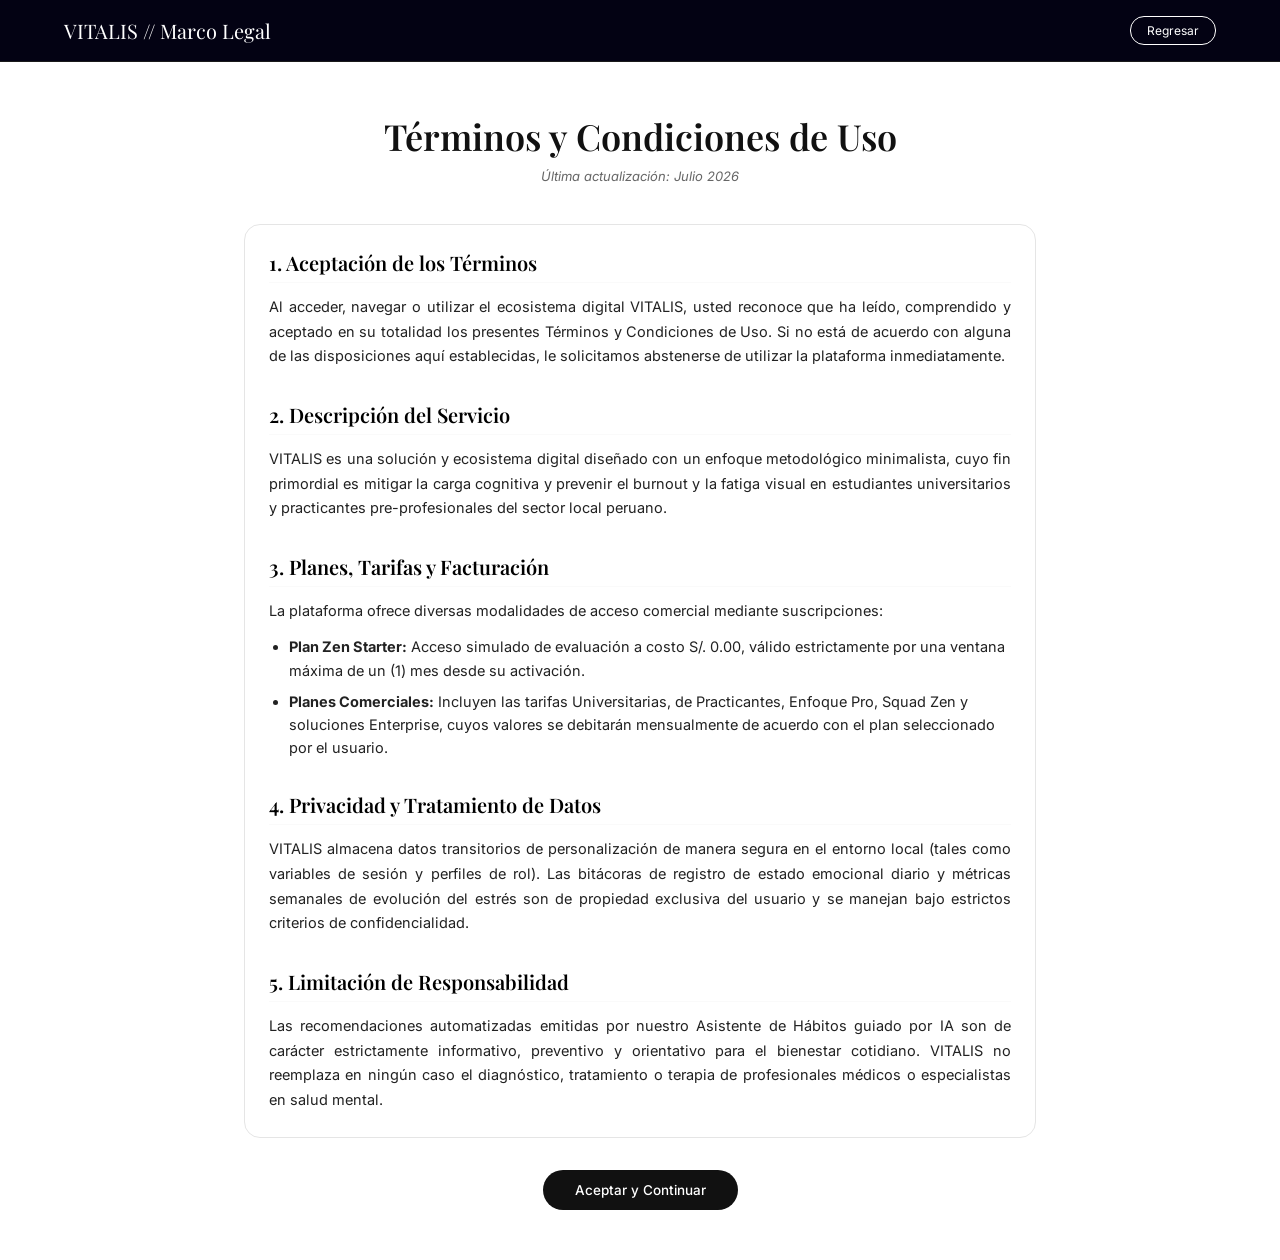
<file: public/assets/HTML/terms.html>
<!DOCTYPE html>
<html lang="es">
<head>
    <meta charset="UTF-8">
    <meta name="viewport" content="width=device-width, initial-scale=1.0">
    <title>VITALIS - Términos y Condiciones</title>
    <link rel="preconnect" href="https://fonts.googleapis.com">
    <link rel="preconnect" href="https://fonts.gstatic.com" crossorigin>
    <link href="https://fonts.googleapis.com/css2?family=Inter:wght@400;500;600&family=Playfair+Display:wght@400;600;700&display=swap" rel="stylesheet">
    <link rel="stylesheet" href="../styles/terms-style.css">
    <link rel="stylesheet" href="../styles/dashboard-style.css">
    <style>
        .logo-link {
            text-decoration: none;
            color: inherit;
            transition: opacity 0.2s ease;
        }
        .logo-link:hover {
            opacity: 0.85;
        }
    </style>
</head>
<body>

<header class="dash-navbar">
    <div class="dash-nav-container">
        <!-- Retorna de inmediato a la Landing Page al hacer clic -->
        <a href="../../../index.html" class="logo-link">
            <span class="dash-brand">VITALIS // Marco Legal</span>
        </a>
        <a href="../../../index.html" class="btn-logout" style="text-decoration: none;">Regresar</a>
    </div>
</header>

<main class="terms-container">
    <h1 class="terms-title">Términos y Condiciones de Uso</h1>
    <p class="terms-meta">Última actualización: Julio 2026</p>

    <div class="dash-card">
        <section class="terms-section">
            <h2>1. Aceptación de los Términos</h2>
            <p>Al acceder, navegar o utilizar el ecosistema digital VITALIS, usted reconoce que ha leído, comprendido y aceptado en su totalidad los presentes Términos y Condiciones de Uso. Si no está de acuerdo con alguna de las disposiciones aquí establecidas, le solicitamos abstenerse de utilizar la plataforma inmediatamente.</p>
        </section>

        <section class="terms-section">
            <h2>2. Descripción del Servicio</h2>
            <p>VITALIS es una solución y ecosistema digital diseñado con un enfoque metodológico minimalista, cuyo fin primordial es mitigar la carga cognitiva y prevenir el burnout y la fatiga visual en estudiantes universitarios y practicantes pre-profesionales del sector local peruano.</p>
        </section>

        <section class="terms-section">
            <h2>3. Planes, Tarifas y Facturación</h2>
            <p>La plataforma ofrece diversas modalidades de acceso comercial mediante suscripciones:</p>
            <ul class="terms-list">
                <li><strong>Plan Zen Starter:</strong> Acceso simulado de evaluación a costo S/. 0.00, válido estrictamente por una ventana máxima de un (1) mes desde su activación.</li>
                <li><strong>Planes Comerciales:</strong> Incluyen las tarifas Universitarias, de Practicantes, Enfoque Pro, Squad Zen y soluciones Enterprise, cuyos valores se debitarán mensualmente de acuerdo con el plan seleccionado por el usuario.</li>
            </ul>
        </section>

        <section class="terms-section">
            <h2>4. Privacidad y Tratamiento de Datos</h2>
            <p>VITALIS almacena datos transitorios de personalización de manera segura en el entorno local (tales como variables de sesión y perfiles de rol). Las bitácoras de registro de estado emocional diario y métricas semanales de evolución del estrés son de propiedad exclusiva del usuario y se manejan bajo estrictos criterios de confidencialidad.</p>
        </section>

        <section class="terms-section">
            <h2>5. Limitación de Responsabilidad</h2>
            <p>Las recomendaciones automatizadas emitidas por nuestro Asistente de Hábitos guiado por IA son de carácter estrictamente informativo, preventivo y orientativo para el bienestar cotidiano. VITALIS no reemplaza en ningún caso el diagnóstico, tratamiento o terapia de profesionales médicos o especialistas en salud mental.</p>
        </section>
    </div>

    <div class="text-center mt-32">
        <a href="../../../index.html" class="btn-back-action">Aceptar y Continuar</a>
    </div>
</main>

</body>
</html>
</file>
<file: public/assets/styles/about-style.css>
:root {
    --border-color: #E5E5E5;
    --text-muted: #666666;
}

body {
    margin: 0;
    font-family: 'Inter', sans-serif;
    background-color: #FFFFFF;
    color: #111111;
}

.dash-navbar {
    background-color: #000000;
    color: #FFFFFF;
    padding: 20px 0;
    border-bottom: 1px solid #1A1A1A;
}

.dash-nav-container {
    max-width: 1140px;
    margin: 0 auto;
    padding: 0 24px;
    display: flex;
    justify-content: space-between;
    align-items: center;
    width: 100%;
}

.dash-brand { font-family: 'Playfair Display', serif; font-size: 20px; }

/* Contenedor adaptativo de la acción del menú */
.nav-menu-wrapper {
    display: flex;
    align-items: center;
}

.btn-logout {
    background: none;
    border: 1px solid #FFFFFF;
    color: #FFFFFF;
    padding: 8px 20px;
    border-radius: 20px;
    cursor: pointer;
    font-size: 13px;
    transition: background-color 0.2s ease, color 0.2s ease;
}

.btn-logout:hover { background-color: #FFFFFF; color: #000000; }
.about-container { max-width: 1140px; margin: 50px auto; padding: 0 24px; }
.about-title { font-family: 'Playfair Display', serif; font-size: 36px; text-align: center; margin-bottom: 48px; }
.team-grid { display: grid; grid-template-columns: repeat(auto-fit, minmax(480px, 1fr)); gap: 32px; }
.dash-card { border: 1px solid var(--border-color); border-radius: 16px; padding: 36px; background-color: #FFFFFF; }
.dash-card-title { font-family: 'Playfair Display', serif; font-size: 24px; font-weight: 500; margin-bottom: 4px; }
.profile-flex { display: flex; gap: 24px; align-items: flex-start; }

.avatar-placeholder {
    width: 110px;
    height: 110px;
    background-color: #FAFAFA;
    border: 1px solid var(--border-color);
    border-radius: 50%;
    display: flex;
    align-items: center;
    justify-content: center;
    font-size: 36px;
    flex-shrink: 0;
}

.profile-details { flex: 1; }
.profile-details h4 { margin: 4px 0 16px 0; font-size: 14px; color: var(--text-muted); font-weight: 500; }
.profile-desc { font-size: 13.5px; line-height: 1.6; margin-top: 14px; color: #222222; }
.profile-desc strong { color: #000000; font-weight: 600; display: block; margin-bottom: 4px; }
#user-role-badge { font-size: 11px; padding: 4px 12px; border-radius: 12px; font-family: sans-serif; font-weight: 600; }
.badge-student { background-color: #111111; color: #ffffff; }
.badge-intern  { background-color: #F2F2F2; color: #000000; border: 1px solid var(--border-color); }

/* ============================================================
   ESTILOS RESPONSIVOS EXCLUSIVOS PARA SOBRE NOSOTROS Y MENÚ
   ============================================================ */
.menu-hamburger {
    display: none;
    flex-direction: column;
    justify-content: space-between;
    width: 24px;
    height: 18px;
    background: transparent;
    border: none;
    cursor: pointer;
    z-index: 1100;
    padding: 0;
}

.hamburger-line {
    width: 100%;
    height: 2px;
    background-color: #FFFFFF;
    transition: all 0.3s ease;
}

/* Animación del ícono (X) */
.menu-hamburger.is-active .hamburger-line:nth-child(1) {
    transform: translateY(8px) rotate(45deg);
}
.menu-hamburger.is-active .hamburger-line:nth-child(2) {
    opacity: 0;
}
.menu-hamburger.is-active .hamburger-line:nth-child(3) {
    transform: translateY(-8px) rotate(-45deg);
}

@media (max-width: 768px) {
    .profile-flex { flex-direction: column; align-items: center; text-align: center; }
    .team-grid { grid-template-columns: 1fr; }

    /* Adaptación de imágenes de perfil */
    .profile-flex img {
        max-width: 100%;
        height: auto;
        border-radius: 12px;
    }

    .about-title {
        font-size: 28px;
        margin-bottom: 32px;
    }

    /* Activación del menú cortina para consistencia del Navbar */
    .menu-hamburger {
        display: flex;
    }

    .nav-menu-wrapper {
        position: fixed;
        top: 80px;
        left: 100%;
        width: 100%;
        height: calc(100vh - 80px);
        background-color: #000000;
        display: flex;
        flex-direction: column;
        align-items: center;
        justify-content: flex-start;
        padding-top: 60px;
        transition: left 0.3s cubic-bezier(0.4, 0, 0.2, 1);
        z-index: 1050;
    }

    .nav-menu-wrapper.is-open {
        left: 0;
    }

    .btn-logout {
        width: 100%;
        max-width: 240px;
        padding: 14px 0;
        font-size: 15px;
        text-align: center;
    }
}
</file>
<file: public/assets/styles/dashboard-style.css>
/* ============================================================
   ESTILOS DEL ENTORNO DE LOGIN Y DASHBOARD INTERNO VITALIS
   ============================================================ */

:root {
    --bg-dark-zen: #030213;
    --border-color: #E5E5E5;
    --text-muted: #666666;
}

body {
    margin: 0;
    font-family: 'Inter', sans-serif;
    background-color: #FFFFFF;
    color: #111111;
}

.bg-zen-dark {
    background-color: var(--bg-dark-zen);
}

.text-center { text-align: center; }
.mb-16 { margin-bottom: 16px; }
.mb-32 { margin-bottom: 32px; }
.mt-32 { margin-top: 32px; }

/* ============================================================
   ESTRUCTURA DE AUTENTICACIÓN (LOGIN)
   ============================================================ */

.login-wrapper {
    height: 100vh;
    display: flex;
    justify-content: center;
    align-items: center;
}

.login-card {
    background-color: #FFFFFF;
    padding: 44px;
    border-radius: 20px;
    max-width: 480px;
    width: 90%;
    box-shadow: 0 10px 30px rgba(0,0,0,0.2);
}

.login-title {
    font-family: 'Playfair Display', serif;
    font-size: 28px;
    font-weight: 500;
    margin: 0;
}

.login-subtitle {
    font-size: 14px;
    color: var(--text-muted);
}

.form-group {
    margin-bottom: 24px;
    display: flex;
    flex-direction: column;
    gap: 8px;
}

.form-group label {
    font-size: 13px;
    font-weight: 600;
    text-transform: uppercase;
    letter-spacing: 1px;
}

.form-input {
    padding: 14px;
    border: 1px solid var(--border-color);
    border-radius: 8px;
    font-size: 15px;
    font-family: inherit;
    outline: none;
}

.form-input:focus {
    border-color: #111111;
}

/* BOTÓN 1: INGRESAR AL ESPACIO ZEN */
.btn-login-submit {
    width: 100%;
    padding: 16px; /* Altura idéntica base */
    background-color: #111111;
    color: #FFFFFF;
    border: 1px solid #111111; /* Borde explícito para igualar simetría */
    border-radius: 8px;
    font-size: 15px;
    font-weight: 500;
    font-family: inherit;
    cursor: pointer;
    box-sizing: border-box; /* Fuerza que el padding no desborde las medidas */
    transition: background-color 0.2s ease;
}

.btn-login-submit:hover {
    background-color: #333333;
}

/* DIVIDER MONOCROMÁTICO (o) */
.login-divider {
    text-align: center;
    margin: 20px 0;
    color: var(--text-muted);
    font-size: 13px;
    position: relative;
}

.login-divider::before,
.login-divider::after {
    content: "";
    position: absolute;
    top: 50%;
    width: 42%;
    height: 1px;
    background-color: var(--border-color);
}

.login-divider::before { left: 0; }
.login-divider::after { right: 0; }

/* CORRECCIÓN: BOTÓN 2: CREAR CUENTA LINK (Mismo tamaño exacto que el de ingresar) */
.btn-create-account-link {
    display: inline-block;
    width: 100%;
    padding: 16px; /* Corregido: antes estaba en 14px */
    background-color: transparent;
    color: #111111;
    border: 1px solid #111111;
    border-radius: 8px;
    font-size: 15px;
    font-weight: 500;
    font-family: inherit;
    text-decoration: none;
    text-align: center;
    box-sizing: border-box; /* Sincroniza el cálculo de dimensiones internas en WebStorm */
    transition: all 0.2s ease;
    cursor: pointer;
}

.btn-create-account-link:hover {
    background-color: #FAFAFA;
}

/* BOTÓN DE REGRESO SUPERIOR */
.btn-back-login {
    display: inline-flex;
    align-items: center;
    gap: 6px;
    padding: 10px 16px;
    margin-bottom: 24px;
    background-color: #FAFAFA;
    color: #111111;
    border: 1px solid var(--border-color);
    border-radius: 12px;
    font-size: 13px;
    font-weight: 500;
    font-family: inherit;
    text-decoration: none;
    cursor: pointer;
    transition: all 0.2s ease;
}

.btn-back-login:hover {
    background-color: #E5E5E5;
    border-color: #111111;
    transform: translateX(-2px);
}

/* ============================================================
   NAVBAR INTERNO DEL DASHBOARD
   ============================================================ */

.dash-navbar {
    background-color: #000000;
    color: #FFFFFF;
    padding: 20px 0;
    border-bottom: 1px solid #1A1A1A;
}

.dash-nav-container {
    max-width: 1140px;
    margin: 0 auto;
    padding: 0 24px;
    display: flex;
    justify-content: space-between;
    align-items: center;
}

.dash-brand {
    font-family: 'Playfair Display', serif;
    font-size: 20px;
}

.user-profile-zone {
    display: flex;
    align-items: center;
    gap: 20px;
    font-size: 14px;
}

.btn-logout {
    background: none;
    border: 1px solid #FFFFFF;
    color: #FFFFFF;
    padding: 6px 16px;
    border-radius: 14px;
    cursor: pointer;
    font-size: 12px;
}

/* ============================================================
   COMPONENTES GENERALES DE CONTENEDORES Y TARJETAS
   ============================================================ */

.dash-container {
    max-width: 1140px;
    margin: 40px auto;
    padding: 0 24px;
}

.dash-grid-top {
    display: grid;
    grid-template-columns: 1fr 1fr;
    gap: 32px;
}

.dash-card {
    border: 1px solid var(--border-color);
    border-radius: 16px;
    padding: 32px;
    background-color: #FFFFFF;
}

.dash-card-title {
    font-family: 'Playfair Display', serif;
    font-size: 22px;
    font-weight: 500;
    margin-bottom: 6px;
}

.dash-card-subtitle {
    font-size: 13px;
    color: var(--text-muted);
    margin-bottom: 24px;
}

/* ============================================================
   SELECTORES DE ÁNIMO (HU-01)
   ============================================================ */

.mood-selector-container {
    display: flex;
    gap: 12px;
}

.mood-btn {
    flex: 1;
    padding: 16px;
    border: 1px solid var(--border-color);
    border-radius: 12px;
    background-color: #FFFFFF;
    cursor: pointer;
    font-size: 16px;
    font-weight: 600;
    font-family: inherit;
    transition: background-color 0.2s ease;
}

.mood-btn:hover {
    background-color: #FAFAFA;
    border-color: #111111;
}

.feedback-msg {
    margin-top: 16px;
    padding: 12px;
    background-color: #FAFAFA;
    border-left: 3px solid #111111;
    font-size: 13px;
    border-radius: 0 8px 8px 0;
}

.hidden-element { display: none; }

/* ============================================================
   GRÁFICO MOCKUP DE ESTRÉS (HU-02)
   ============================================================ */

.stress-chart-mock {
    height: 120px;
    display: flex;
    align-items: flex-end;
    justify-content: space-between;
    padding: 0 16px;
    border-bottom: 1px solid var(--border-color);
}

.chart-bar-container {
    display: flex;
    flex-direction: column;
    align-items: center;
    gap: 8px;
    width: 40px;
}

.chart-bar {
    width: 24px;
    background-color: #E5E5E5;
    border-radius: 4px 4px 0 0;
    transition: height 0.4s cubic-bezier(0.4, 0, 0.2, 1);
}

.chart-bar-container:nth-child(5) .chart-bar {
    background-color: #000000;
}

.day-label, .day-label-active {
    font-size: 11px;
    color: var(--text-muted);
}

.day-label-active {
    color: #000000;
    font-weight: 600;
}

/* ============================================================
   CALENDARIO DE LÍNEA DE TIEMPO (HU-13 / HU-11)
   ============================================================ */

.calendar-header-flex {
    display: flex;
    justify-content: space-between;
    align-items: flex-start;
    margin-bottom: 24px;
}

.calendar-timeline {
    display: flex;
    flex-direction: column;
    gap: 16px;
}

.time-block {
    display: grid;
    grid-template-columns: 200px 1fr;
    align-items: center;
    padding-bottom: 16px;
    border-bottom: 1px solid #FAFAFA;
}

.time-label {
    font-size: 13px;
    font-weight: 500;
    color: var(--text-muted);
}

.event-pill {
    padding: 12px 20px;
    border-radius: 8px;
    font-size: 13.5px;
    font-weight: 500;
}

.event-academic { background-color: #FAFAFA; border: 1px solid var(--border-color); }
.event-work     { background-color: #111111; color: #FFFFFF; }
.event-study    { background-color: #FAFAFA; border-left: 3px solid #666666; }
.event-rest     { background-color: #FFFFFF; border: 1px dashed var(--border-color); }

/* BADGES DE ROL */
#user-role-badge {
    font-size: 12px;
    padding: 4px 12px;
    border-radius: 12px;
    font-family: sans-serif;
}

.badge-student { background-color: #222222; color: #ffffff; }
.badge-intern  { background-color: #ffffff; color: #000000; }

/* ============================================================
   GESTIÓN DE TAREAS PENDIENTES (HU-14)
   ============================================================ */

.inline-form-zen {
    display: flex;
    gap: 12px;
    margin-bottom: 20px;
}

.task-input-flex {
    flex: 1;
    padding: 10px;
}

.btn-add-task {
    padding: 10px 20px;
}

.task-list-container {
    list-style: none;
    padding: 0;
    margin: 0;
    display: flex;
    flex-direction: column;
    gap: 12px;
}

.task-item-zen {
    display: flex;
    align-items: center;
    gap: 12px;
    font-size: 14.5px;
    padding: 8px 0;
    border-bottom: 1px solid #FAFAFA;
}

.task-item-zen input[type="checkbox"] {
    width: 18px;
    height: 18px;
    cursor: pointer;
    accent-color: #000000;
}

/* ============================================================
   ASISTENTE DE HÁBITOS AI (HU-31)
   ============================================================ */

.ai-recommendation-box {
    display: flex;
    align-items: center;
    gap: 20px;
    background-color: #FAFAFA;
    border: 1px solid var(--border-color);
    padding: 20px;
    border-radius: 12px;
    margin-bottom: 16px;
}

.ai-icon-pulse {
    font-size: 28px;
    color: #000000;
}

.ai-text-content h5 {
    margin: 0 0 6px 0;
    font-size: 15px;
    font-weight: 600;
}

.ai-text-content p {
    margin: 0;
    font-size: 13px;
    color: #666666;
    line-height: 1.5;
}

.ai-feedback-actions {
    display: flex;
    gap: 12px;
}

.btn-feedback-zen {
    background: none;
    border: 1px solid var(--border-color);
    padding: 8px 16px;
    border-radius: 8px;
    font-size: 12.5px;
    font-family: inherit;
    cursor: pointer;
    transition: all 0.2s ease;
}

.btn-feedback-zen:hover {
    border-color: #111111;
    background-color: #FAFAFA;
}

/* ============================================================
   PLANIFICADOR DE BLOQUES DE ESTUDIO (HU-11)
   ============================================================ */

.study-form-container {
    background-color: #FAFAFA;
    border: 1px dashed var(--border-color);
    padding: 20px;
    border-radius: 12px;
    margin-bottom: 24px;
}

.form-group-row {
    display: flex;
    align-items: center;
    gap: 16px;
    flex-wrap: wrap;
}

.form-group-row .form-input {
    flex: 1;
    min-width: 200px;
    padding: 10px;
}

.btn-cancel-zen {
    color: #111111;
    border-color: #111111;
}

/* ============================================================
   PRICING CARD BUTTON ALIGNMENT FIX (Centrado de Botones)
   ============================================================ */

.pricing-card-button-container {
    display: flex;
    justify-content: center;
    width: 100%;
}

.pricing-card-button-container .btn-login-submit {
    max-width: 100%;
    width: 100%;
}

/* ============================================================
   CONFIGURACIÓN RESPONSIVA
   ============================================================ */

@media (max-width: 768px) {
    .pricing-grid {
        grid-template-columns: 1fr;
    }

    .dash-card {
        padding: 24px;
    }

    .pricing-header h1 {
        font-size: 28px;
    }
}

/* ============ VITALIS TOOLS SECTION ============ */
#zen-tools-container {
    display: grid;
    grid-template-columns: repeat(auto-fit, minmax(350px, 1fr));
    gap: 24px;
    margin-top: 40px;
    padding: 0 20px;
}

.zen-tool-card {
    background: #f8f8f8;
    border: 1px solid #e0e0e0;
    border-radius: 12px;
    padding: 24px;
    box-shadow: 0 2px 8px rgba(0, 0, 0, 0.05);
    transition: all 0.3s ease;
}

.zen-tool-card:hover {
    box-shadow: 0 4px 16px rgba(0, 0, 0, 0.1);
}

.zen-us-tag {
    display: inline-block;
    font-size: 12px;
    font-weight: 600;
    color: #666;
    text-transform: uppercase;
    letter-spacing: 0.5px;
    margin-bottom: 12px;
}

.zen-tool-card h3 {
    margin: 16px 0 12px 0;
    font-size: 18px;
    font-weight: 600;
    color: #030213;
}

.zen-tool-card p {
    margin: 8px 0;
    color: #666;
    line-height: 1.5;
}

/* Charts */
.zen-chart-bars {
    display: flex;
    align-items: flex-end;
    justify-content: space-around;
    gap: 8px;
    height: 180px;
    margin: 20px 0;
}

.zen-bar-col {
    display: flex;
    flex-direction: column;
    align-items: center;
    cursor: pointer;
}

.zen-bar {
    width: 30px;
    background: #030213;
    border-radius: 4px 4px 0 0;
    transition: all 0.3s ease;
}

.zen-bar-col:hover .zen-bar {
    background: #666;
}

.zen-bar-label {
    font-size: 12px;
    margin-top: 8px;
    color: #666;
}

/* Timers */
.zen-timer-display {
    font-size: 48px;
    font-weight: 700;
    text-align: center;
    margin: 20px 0;
    color: #030213;
    font-family: 'Courier New', monospace;
}

.zen-timer-phrase {
    text-align: center;
    color: #999;
    font-size: 13px;
    margin: 12px 0;
}

/* Tools Navigation */
.zen-tool-nav {
    display: flex;
    gap: 8px;
    margin: 16px 0;
}

.zen-tool-nav button {
    flex: 1;
    padding: 8px 12px;
    background: #f0f0f0;
    border: 1px solid #ddd;
    border-radius: 6px;
    cursor: pointer;
    font-size: 13px;
    font-weight: 500;
    transition: all 0.2s ease;
}

.zen-tool-nav button:hover {
    background: #e0e0e0;
}

.zen-tool-nav button.active {
    background: #030213;
    color: white;
    border-color: #030213;
}

/* Task/Subtask Lists */
.zen-subtask-list {
    list-style: none;
    padding: 0;
    margin: 16px 0;
}

.zen-subtask-list li {
    padding: 10px;
    margin: 6px 0;
    background: #fff;
    border: 1px solid #e0e0e0;
    border-radius: 6px;
    display: flex;
    align-items: center;
    gap: 10px;
}

.zen-subtask-list input[type="checkbox"] {
    cursor: pointer;
}

.zen-subtask-list span {
    font-size: 14px;
    color: #333;
}

/* Recommendation Cards */
.zen-rec-card {
    background: #f0f0f0;
    border-left: 3px solid #030213;
    padding: 14px;
    border-radius: 6px;
    margin: 16px 0;
    font-size: 13px;
    color: #333;
    line-height: 1.6;
}

.zen-rec-actions {
    display: flex;
    gap: 8px;
    margin-top: 12px;
}

.btn-feedback-zen {
    flex: 1;
    padding: 8px 12px;
    background: #030213;
    color: white;
    border: none;
    border-radius: 6px;
    cursor: pointer;
    font-size: 12px;
    font-weight: 500;
    transition: all 0.2s ease;
}

.btn-feedback-zen:hover {
    background: #333;
}

/* Success Messages */
.zen-success {
    padding: 10px;
    margin-top: 12px;
    background: #e8f5e9;
    color: #2e7d32;
    border-radius: 6px;
    font-size: 12px;
    display: none;
}

.zen-success.show {
    display: block;
    animation: slideIn 0.3s ease;
}

@keyframes slideIn {
    from {
        opacity: 0;
        transform: translateY(-10px);
    }
    to {
        opacity: 1;
        transform: translateY(0);
    }
}

/* Progress Track */
.zen-progress-track {
    width: 100%;
    height: 6px;
    background: #e0e0e0;
    border-radius: 3px;
    overflow: hidden;
    margin: 16px 0;
}

.zen-progress-fill {
    height: 100%;
    background: #030213;
    transition: width 0.3s ease;
    width: 0%;
}

/* Responsive */
@media (max-width: 768px) {
    #zen-tools-container {
        grid-template-columns: 1fr;
    }

    .zen-timer-display {
        font-size: 36px;
    }
}

/* ============================================================
   VITALIS — Sistema de Flexibilidad y Adaptabilidad (Responsive)
   ============================================================ */

/* 1. Reset Global de Caja Seguro */
* {
    box-sizing: border-box;
    margin: 0;
    padding: 0;
}

/* 2. Contenedor del Navbar Adaptable */
.dash-navbar {
    width: 100%;
    padding: 16px 24px;
    background-color: #030213; /* Tu fondo oscuro */
    position: sticky;
    top: 0;
    z-index: 1000;
}

.dash-nav-container {
    max-width: 1200px;
    margin: 0 auto;
    display: flex;
    justify-content: space-between;
    align-items: center;
    flex-wrap: wrap; /* Permite que colapse en pantallas muy chicas */
    gap: 16px;
}

/* 3. Contenedor del Contenido Principal */
.dash-container {
    width: 100%;
    max-width: 1200px;
    margin: 0 auto;
    padding: 32px 24px;
}

/* 4. El Banner de Bienvenida o Sugerencias */
.welcome-banner-card {
    background-color: #FFFFFF;
    border: 1px solid #E5E5E5;
    border-radius: 16px;
    padding: 24px;
    width: 100%;
}

/* 5. CUADRÍCULA DE HERRAMIENTAS (Módulos Dinámicos / HUs) */
/* Reemplaza o añade este ID para controlar el Grid del Dashboard */
#zen-tools-container {
    display: grid;
    /* auto-fit calcula automáticamente cuántas columnas entran según el espacio */
    grid-template-columns: repeat(auto-fit, minmax(320px, 1fr));
    gap: 24px;
    margin-top: 24px;
    width: 100%;
}

/* 6. Estructura Elástica de las Tarjetas */
.dash-card {
    background-color: #FFFFFF;
    border: 1px solid #E5E5E5;
    border-radius: 16px;
    padding: 24px;
    display: flex;
    flex-direction: column;
    justify-content: space-between;
    min-height: 340px; /* Altura estándar base */
    width: 100%;
}

/* ============================================================
   MEDIA QUERIES (Puntos de quiebre para pantallas móviles)
   ============================================================ */

/* Tablets y pantallas menores a 768px */
@media (max-width: 768px) {
    .dash-container {
        padding: 20px 16px;
    }

    #zen-tools-container {
        grid-template-columns: 1fr; /* Una sola columna fluida */
        gap: 16px;
    }

    .dash-card {
        padding: 20px;
        min-height: auto; /* Permite que crezca según el texto dictado o gráfico */
    }
}

/* Teléfonos móviles muy pequeños (menores a 480px) */
@media (max-width: 480px) {
    .dash-nav-container {
        flex-direction: column; /* Coloca el logo arriba y el saludo abajo */
        text-align: center;
    }

    .user-profile-zone {
        flex-direction: column;
        gap: 8px;
        width: 100%;
    }

    .btn-logout {
        width: 100%; /* Botón de cierre de sesión a ancho completo */
        text-align: center;
    }
}
</file>
<file: public/assets/styles/zen-tools-style.css>
/* ============================================================
   VITALIS — Estilos Premium para los Módulos Dinámicos (HUs)
   ============================================================ */

/* Contenedor Maestro Inyectado */
#zen-tools-container {
    display: grid;
    grid-template-columns: repeat(auto-fit, minmax(380px, 1fr));
    gap: 32px;
    margin: 40px auto;
    max-width: 1140px;
    padding: 0 24px;
}

/* Tarjeta Base de las Historias de Usuario */
#zen-tools-container .dash-card {
    background-color: #FFFFFF;
    border: 1px solid #E5E5E5;
    border-radius: 16px;
    padding: 32px;
    display: flex;
    flex-direction: column;
    justify-content: space-between;
    box-shadow: 0 4px 12px rgba(0, 0, 0, 0.01);
    transition: transform 0.3s ease, box-shadow 0.3s ease, background-color 0.4s ease;
}

#zen-tools-container .dash-card:hover {
    transform: translateY(-2px);
    box-shadow: 0 8px 24px rgba(0, 0, 0, 0.03);
    border-color: #111111;
}

/* Etiquetas de Carga e Identificadores (Tags Superiores) */
.zen-us-tag {
    display: inline-block;
    font-size: 11px;
    font-weight: 600;
    color: #666666;
    text-transform: uppercase;
    letter-spacing: 1px;
    background-color: #FAFAFA;
    padding: 4px 10px;
    border-radius: 6px;
    border: 1px solid #E5E5E5;
    margin-bottom: 16px;
    align-self: flex-start;
}

/* Títulos y Párrafos Internos */
#zen-tools-container h3 {
    font-family: 'Playfair Display', serif;
    font-size: 22px;
    font-weight: 500;
    color: #111111;
    margin: 0 0 8px 0;
}

/* Cronómetros y Displays Numéricos (Pomodoro / Respiración / H2O) */
.zen-timer-display {
    font-family: 'Courier New', Courier, monospace;
    font-size: 54px;
    font-weight: 700;
    color: #111111;
    text-align: center;
    margin: 24px 0;
    letter-spacing: -1px;
}

.zen-timer-phrase {
    font-size: 13px;
    color: #999999;
    text-align: center;
    font-style: italic;
    margin-bottom: 16px;
}

/* Entradas de Texto Especiales (Inputs de las Herramientas) */
.zen-input {
    width: 100%;
    padding: 12px 14px;
    border: 1px solid #E5E5E5;
    border-radius: 8px;
    font-size: 14px;
    font-family: inherit;
    outline: none;
    background-color: #FFFFFF;
    transition: border-color 0.2s ease;
}

.zen-input:focus {
    border-color: #111111;
}

/* ============================================================
   SISTEMA DE BOTONES ELEGANTES PARA LAS USER STORIES
   ============================================================ */

/* Botones Principales de las US (Guardar, Enviar, Iniciar) */
#zen-tools-container .btn {
    display: inline-flex;
    align-items: center;
    justify-content: center;
    padding: 12px 24px;
    font-family: 'Inter', sans-serif;
    font-size: 13.5px;
    font-weight: 500;
    border-radius: 24px; /* Estilo píldora sofisticado */
    cursor: pointer;
    transition: all 0.25s cubic-bezier(0.4, 0, 0.2, 1);
    text-decoration: none;
    box-sizing: border-box;
}

#zen-tools-container .btn-primary {
    background-color: #111111;
    color: #FFFFFF;
    border: 1px solid #111111;
}

#zen-tools-container .btn-primary:hover {
    background-color: transparent;
    color: #111111;
}

#zen-tools-container .btn-secondary {
    background-color: transparent;
    color: #111111;
    border: 1px solid #111111;
}

#zen-tools-container .btn-secondary:hover {
    background-color: #111111;
    color: #FFFFFF;
}

/* Botones Selectores de Estado de Ánimo (HU-01) y Acciones Cortas */
.mood-btn, #zen-energy-options button, #zen-snooze-options button {
    background-color: #FAFAFA;
    color: #111111;
    border: 1px solid #E5E5E5;
    padding: 12px 16px;
    border-radius: 12px;
    font-family: 'Inter', sans-serif;
    font-size: 14px;
    font-weight: 500;
    cursor: pointer;
    transition: all 0.2s ease;
}

.mood-btn:hover, #zen-energy-options button:hover, #zen-snooze-options button:hover {
    border-color: #111111;
    background-color: #FFFFFF;
    transform: translateY(-1px);
}

/* Estado Activo para Selectores (Filtros de Energía / Estados Marcados) */
#zen-energy-options button.active, .zen-tool-nav button.active {
    background-color: #111111 !important;
    color: #FFFFFF !important;
    border-color: #111111 !important;
}

/* Botones de Feedback Pequeños (👍 Útil, 👎 No Útil) y Acciones de Alertas */
.zen-rec-actions button, .btn-feedback-zen {
    background-color: #FFFFFF;
    color: #111111;
    border: 1px solid #E5E5E5;
    padding: 8px 16px;
    border-radius: 8px;
    font-family: 'Inter', sans-serif;
    font-size: 12.5px;
    font-weight: 500;
    cursor: pointer;
    transition: all 0.2s ease;
}

.zen-rec-actions button:hover, .btn-feedback-zen:hover {
    background-color: #111111;
    color: #FFFFFF;
    border-color: #111111;
}

/* Botón de Emergencia / Respiro Crítico (HU-19) */
#zen-btn-trigger-crisis {
    border-color: #C62828 !important;
    color: #C62828 !important;
    background-color: transparent;
}

#zen-btn-trigger-crisis:hover {
    background-color: #C62828 !important;
    color: #FFFFFF !important;
}

/* ============================================================
   ESTILOS COMPLEMENTARIOS DE ELEMENTOS INTERNOS
   ============================================================ */

/* Listas de Tareas y Subtareas */
.zen-subtask-list {
    list-style: none;
    padding: 0;
    margin: 20px 0;
    display: flex;
    flex-direction: column;
    gap: 10px;
}

.zen-subtask-list li {
    display: flex;
    align-items: center;
    gap: 12px;
    padding: 12px 14px;
    background-color: #FAFAFA;
    border: 1px solid #E5E5E5;
    border-radius: 8px;
    font-size: 14px;
    color: #333333;
    transition: background-color 0.2s ease;
}

.zen-subtask-list li:hover {
    background-color: #F5F5F7;
}

.zen-subtask-list input[type="checkbox"] {
    width: 18px;
    height: 18px;
    accent-color: #111111;
    cursor: pointer;
}

/* Barras de Progreso */
.zen-progress-track {
    width: 100%;
    height: 6px;
    background-color: #ECECF0;
    border-radius: 10px;
    overflow: hidden;
    margin: 16px 0;
}

.zen-progress-fill {
    height: 100%;
    background-color: #111111;
    width: 0%;
    transition: width 0.4s cubic-bezier(0.4, 0, 0.2, 1);
}

/* Tarjetas de Recomendación */
.zen-rec-card {
    background-color: #FAFAFA;
    border-left: 3px solid #111111;
    padding: 16px;
    border-radius: 0 8px 8px 0;
    font-size: 13.5px;
    line-height: 1.6;
    color: #333333;
    margin: 16px 0;
}

/* Selectores de Opciones Tipo Navegación Interna */
.zen-tool-nav {
    display: flex;
    gap: 8px;
    margin: 16px 0;
}

/* Mensajes de Éxito */
.zen-success {
    padding: 12px;
    background-color: #E8F5E9;
    color: #2E7D32;
    border-left: 3px solid #2E7D32;
    border-radius: 0 8px 8px 0;
    font-size: 13px;
    margin-top: 14px;
    display: none;
}

.zen-success.show {
    display: block;
    animation: zenFadeIn 0.3s ease;
}

/* Gráficos Estadísticos */
.zen-chart-bars {
    display: flex;
    align-items: flex-end;
    justify-content: space-between;
    height: 120px;
    padding: 10px 16px 0 16px;
    border-bottom: 1px solid #E5E5E5;
    margin: 20px 0;
}

.zen-bar-col {
    display: flex;
    flex-direction: column;
    align-items: center;
    gap: 8px;
    width: 36px;
    cursor: pointer;
}

.zen-bar {
    width: 24px;
    background-color: #E5E5E5;
    border-radius: 4px 4px 0 0;
    transition: height 0.5s cubic-bezier(0.4, 0, 0.2, 1), background-color 0.2s ease;
}

.zen-bar-col:hover .zen-bar {
    background-color: #666666;
}

.zen-bar-col:nth-child(even) .zen-bar {
    background-color: #ECECF0;
}

.zen-bar-col:hover:nth-child(even) .zen-bar {
    background-color: #666666;
}

.zen-bar-label {
    font-size: 11px;
    color: #666666;
}

@keyframes zenFadeIn {
    from { opacity: 0; transform: translateY(-4px); }
    to { opacity: 1; transform: translateY(0); }
}

/* Responsive Fixes */
@media (max-width: 768px) {
    #zen-tools-container {
        grid-template-columns: 1fr;
        gap: 20px;
    }
    .zen-timer-display {
        font-size: 42px;
    }
}

/* ============================================================
   AJUSTE RESPONSIVE CRÍTICO PARA EL INTERIOR DE LAS US
   ============================================================ */

@media (max-width: 768px) {
    /* 1. US-01 (Registro Emocional): Forzar que los emojis bajen en fila si no caben */
    .dash-card div[style*="display: flex"],
    .mood-btn-container,
    #zen-tools-container form {
        flex-wrap: wrap !important;
        justify-content: center !important;
        gap: 8px !important;
    }

    /* Reducir sutilmente el tamaño de los botones de emojis en celulares */
    .mood-btn {
        padding: 8px 12px !important;
        font-size: 14px !important;
        flex: 1 1 calc(33.33% - 8px) !important; /* Distribuye en bloques si el espacio es muy corto */
        text-align: center;
    }

    /* 2. US-02 y US-17/36 (Gráficas de Estrés y Analítica): Ajustar el ancho de las barras */
    .zen-chart-bars, #zen-analytic-chart {
        gap: 4px !important; /* Menor espacio entre barras en móvil */
        padding-bottom: 4px !important;
    }

    .zen-bar-col {
        width: auto !important; /* Permitir que colapsen proporcionalmente */
    }

    .zen-bar {
        width: 16px !important; /* Reducir de 24px a 16px para que entren los 7 días sin salirse */
    }

    .zen-bar-label {
        font-size: 10px !important; /* Tipografía más compacta para los días */
    }

    /* 3. Ajuste para todos los Inputs y Botones de acción dentro de cualquier US */
    .zen-input,
    .register-input,
    #zen-ai-task,
    #zen-cancel-break-pass,
    .dash-card input[type="text"],
    .dash-card input[type="password"] {
        width: 100% !important;
        max-width: 100% !important;
        box-sizing: border-box !important;
    }

    /* 4. Listas de subtareas (US-07 - Desglose de IA) y checklist */
    .zen-subtask-list li, .task-item-zen {
        padding: 10px !important;
        font-size: 13px !important;
        word-break: break-word !important; /* Evita que textos largos rompan la tarjeta */
    }
}
</file>
<file: public/assets/styles/pricing-style.css>
:root {
    --bg-dark-zen: #030213;
    --border-color: #E5E5E5;
    --text-muted: #666666;
    --color-text-main: #111111;
}

body.bg-zen-dark {
    margin: 0;
    font-family: 'Inter', sans-serif;
    background-color: var(--bg-dark-zen);
    color: var(--color-text-main);
    padding-bottom: 60px;
}

.pricing-container {
    max-width: 1200px;
    margin: 60px auto;
    padding: 0 24px;
}

.pricing-header {
    text-align: center;
    margin-bottom: 48px;
}

.pricing-header h1 {
    font-family: 'Playfair Display', serif;
    font-size: 38px;
    margin-bottom: 12px;
}

.pricing-grid {
    display: grid;
    grid-template-columns: repeat(auto-fit, minmax(320px, 1fr));
    gap: 32px;
    margin-top: 40px;
}

.dash-card {
    border: 1px solid var(--border-color);
    border-radius: 16px;
    padding: 32px;
    background-color: #FFFFFF;
    display: flex;
    flex-direction: column;
    justify-content: space-between;
    transition: transform 0.2s ease;
}

.dash-card:hover {
    transform: translateY(-4px);
}

.dash-card-title {
    font-family: 'Playfair Display', serif;
    font-size: 22px;
    font-weight: 500;
    margin-bottom: 6px;
}

.dash-card-subtitle {
    font-size: 13px;
    color: var(--text-muted);
    margin-bottom: 24px;
    line-height: 1.5;
}

.price-tag {
    font-family: 'Playfair Display', serif;
    font-size: 38px;
    font-weight: 600;
    margin: 16px 0;
    text-align: center; /* Centra el precio visualmente */
}

.price-period {
    font-size: 14px;
    color: var(--text-muted);
    font-family: 'Inter', sans-serif;
    font-weight: 400;
}

.pricing-features-list {
    list-style: none;
    padding: 0;
    margin: 0 0 32px 0;
    font-size: 14px;
    color: #333333;
    display: flex;
    flex-direction: column;
    gap: 12px;
}

.pricing-features-list li {
    border-bottom: 1px solid #FAFAFA;
    padding-bottom: 8px;
}

#user-role-badge {
    font-size: 11px;
    padding: 4px 12px;
    border-radius: 12px;
    font-family: sans-serif;
    display: inline-block;
    align-self: flex-start;
    font-weight: 600;
    text-transform: uppercase;
}

.badge-student { background-color: #111111; color: #ffffff; }
.badge-intern  { background-color: #F2F2F2; color: #000000; border: 1px solid var(--border-color); }

/* MEJORA: BOTÓN REDISEÑADO Y CENTRADO */
.btn-login-submit {
    width: 100%;
    max-width: 240px; /* Evita que se estire demasiado hacia los lados */
    padding: 14px 24px;
    background-color: #111111;
    color: #FFFFFF;
    border: none;
    border-radius: 8px;
    font-size: 14px;
    font-weight: 500;
    cursor: pointer;
    text-align: center; /* Centra el texto del botón */
    transition: background-color 0.2s ease;
    display: inline-block;
}

.btn-login-submit:hover { background-color: #333333; }
.text-center { text-align: center; }
.mt-32 { margin-top: 32px; }

.btn-logout {
    background: none;
    border: 1px solid #FFFFFF;
    color: #FFFFFF;
    padding: 10px 24px;
    border-radius: 20px;
    cursor: pointer;
    font-size: 13px;
    transition: background-color 0.2s ease, color 0.2s ease;
}
/* PRICING CARDS - MEJORAR BOTONES CENTRADOS */
.pricing-grid .dash-card {
    display: flex;
    flex-direction: column;
    justify-content: space-between;
}

.pricing-grid .dash-card .btn-login-submit {
    margin-top: auto;
    width: 100%;
}

@media (max-width: 768px) {
    .pricing-grid {
        grid-template-columns: 1fr;
    }

    .pricing-header h1 {
        font-size: 28px;
    }

    .dash-card {
        padding: 24px;
    }
}
.btn-logout:hover {
    background-color: #FFFFFF;
    color: var(--bg-dark-zen);
}

/* MEJORA: CONTENEDOR FLUIDO EN EL CENTRO */
.pricing-card-button-container {
    display: flex;
    justify-content: center; /* Fuerza el centrado absoluto del flexbox */
    align-items: center;
    width: 100%;
    margin-top: auto; /* Empuja el botón al fondo de la tarjeta de forma homogénea */
}

/* Responsive fixes para pricing */
@media (max-width: 768px) {
    .pricing-grid {
        grid-template-columns: 1fr; /*[cite: 36] */
    }

    .dash-card {
        padding: 24px; /*[cite: 36] */
    }

    .pricing-header h1 {
        font-size: 28px; /*[cite: 36] */
    }

    .btn-login-submit {
        max-width: 100%; /* En móviles toma el ancho completo para mejor UI */
    }
}
</file>
<file: public/assets/styles/privacy-style.css>
/* ============================================================
   VITALIS — Estilos Exclusivos para la Vista de Privacidad
   ============================================================ */

.privacy-container {
    max-width: 840px;
    margin: 50px auto;
    padding: 0 24px;
    font-family: 'Inter', sans-serif;
}

.privacy-title {
    font-family: 'Playfair Display', serif;
    font-size: 36px;
    font-weight: 600;
    text-align: center;
    color: #111111;
    margin-bottom: 8px;
}

.privacy-meta {
    font-size: 13px;
    color: #666666;
    text-align: center;
    margin-bottom: 40px;
    font-style: italic;
}

.privacy-section {
    margin-bottom: 32px;
}

.privacy-section:last-child {
    margin-bottom: 0;
}

.privacy-section h2 {
    font-family: 'Playfair Display', serif;
    font-size: 20px;
    font-weight: 600;
    color: #000000;
    margin-bottom: 12px;
    border-bottom: 1px solid #FAFAFA;
    padding-bottom: 6px;
}

.privacy-section p {
    font-size: 14.5px;
    line-height: 1.7;
    color: #222222;
    text-align: justify;
}

.btn-privacy-action {
    background-color: #111111;
    color: #FFFFFF;
    padding: 12px 32px;
    border: none;
    border-radius: 20px;
    font-size: 13.5px;
    font-weight: 500;
    text-decoration: none;
    display: inline-block;
    cursor: pointer;
    transition: background-color 0.2s ease;
}

.btn-privacy-action:hover {
    background-color: #333333;
}

@media (max-width: 600px) {
    .privacy-title { font-size: 28px; }
    .privacy-container { margin: 30px auto; }
}
</file>
<file: public/assets/styles/register-style.css>
/* ============================================================
   VITALIS — Estilos Exclusivos para el Formulario de Registro
   ============================================================ */

body.bg-register-zen {
    margin: 0;
    font-family: 'Inter', sans-serif;
    background-color: #030213;
    padding-bottom: 40px;
}

.register-wrapper {
    min-height: 100vh;
    display: flex;
    justify-content: center;
    align-items: center;
    padding: 40px 24px;
    box-sizing: border-box;
}

.register-card {
    background-color: #FFFFFF;
    padding: 40px;
    border-radius: 20px;
    max-width: 500px;
    width: 100%;
    box-shadow: 0 15px 40px rgba(0, 0, 0, 0.3);
}

.register-title {
    font-family: 'Playfair Display', serif;
    font-size: 26px;
    font-weight: 600;
    margin: 0 0 6px 0;
    color: #111111;
}

.register-subtitle {
    font-size: 13.5px;
    color: #666666;
    line-height: 1.5;
    margin: 0;
}

/* Formulario Estructurado */
.form-group-zen {
    margin-bottom: 20px;
    display: flex;
    flex-direction: column;
    gap: 8px;
}

.form-group-zen label {
    font-size: 12px;
    font-weight: 600;
    text-transform: uppercase;
    letter-spacing: 0.5px;
    color: #111111;
}

.register-input {
    padding: 13px 14px;
    border: 1px solid #E5E5E5;
    border-radius: 8px;
    font-size: 14.5px;
    font-family: inherit;
    outline: none;
    background-color: #FFFFFF;
    transition: border-color 0.2s ease;
}

.register-input:focus {
    border-color: #111111;
}

/* Selectores de Rol Estilo Píldora */
.role-select-flex {
    display: grid;
    grid-template-columns: 1fr 1fr;
    gap: 16px;
    margin-top: 4px;
}

.role-option-label {
    cursor: pointer;
    position: relative;
}

.role-option-label input[type="radio"] {
    position: absolute;
    opacity: 0;
    width: 0;
    height: 0;
}

.role-custom-box {
    display: flex;
    align-items: center;
    justify-content: center;
    padding: 14px;
    border: 1px solid #E5E5E5;
    border-radius: 10px;
    font-size: 14px;
    font-weight: 500;
    text-align: center;
    background-color: #FFFFFF;
    transition: all 0.2s ease;
}

.role-option-label input[type="radio"]:checked + .role-custom-box {
    border-color: #111111;
    background-color: #FAFAFA;
    box-shadow: inset 0 0 0 1px #111111;
}

/* Campos Dinámicos Animados */
.dynamic-container {
    background-color: #FAFAFA;
    border: 1px solid #E5E5E5;
    border-radius: 12px;
    padding: 20px;
    margin: 24px 0;
}

/* Botón e Inserciones */
.register-button-container {
    display: flex;
    justify-content: center;
    width: 100%;
    margin-top: 24px;
}

.btn-register-submit {
    width: 100%;
    max-width: 260px;
    padding: 15px 24px;
    background-color: #111111;
    color: #FFFFFF;
    border: none;
    border-radius: 8px;
    font-size: 14.5px;
    font-weight: 500;
    font-family: inherit;
    cursor: pointer;
    text-align: center;
    transition: background-color 0.2s ease;
}

.btn-register-submit:hover {
    background-color: #333333;
}

.btn-back-pricing {
    background: none;
    border: 1px solid #111111;
    color: #111111;
    padding: 8px 20px;
    border-radius: 20px;
    cursor: pointer;
    font-size: 12.5px;
    text-decoration: none;
    display: inline-block;
    transition: all 0.2s ease;
}

.btn-back-pricing:hover {
    background-color: #111111;
    color: #FFFFFF;
}

@media (max-width: 480px) {
    .register-card { padding: 28px 20px; }
    .role-select-flex { grid-template-columns: 1fr; gap: 12px; }
    .btn-register-submit { max-width: 100%; }
}
</file>
<file: public/assets/styles/support-style.css>
/* ============================================================
   VITALIS — Estilos Exclusivos para el Módulo de Soporte
   ============================================================ */

:root {
    --bg-support-dark: #030213;
    --border-light: #E5E5E5;
    --text-gray: #666666;
}

body.bg-support-zen {
    margin: 0;
    font-family: 'Inter', sans-serif;
    background-color: var(--bg-support-dark);
    color: #111111;
}

.text-center { text-align: center; }
.mb-32 { margin-bottom: 32px; }
.mt-32 { margin-top: 32px; }

/* Estructura del Contenedor de Soporte */
.support-wrapper {
    height: 100vh;
    display: flex;
    justify-content: center;
    align-items: center;
    padding: 24px;
}

.support-card {
    background-color: #FFFFFF;
    padding: 44px;
    border-radius: 20px;
    max-width: 520px;
    width: 100%;
    box-shadow: 0 12px 36px rgba(0, 0, 0, 0.25);
}

.support-title {
    font-family: 'Playfair Display', serif;
    font-size: 28px;
    font-weight: 500;
    margin: 0 0 6px 0;
}

.support-subtitle {
    font-size: 14px;
    color: var(--text-gray);
    line-height: 1.5;
    margin: 0;
}

/* Campos del Formulario */
.form-group-zen {
    margin-bottom: 20px;
    display: flex;
    flex-direction: column;
    gap: 8px;
}

.form-group-zen label {
    font-size: 12.5px;
    font-weight: 600;
    text-transform: uppercase;
    letter-spacing: 0.5px;
}

.support-input, .support-textarea {
    padding: 14px;
    border: 1px solid var(--border-light);
    border-radius: 8px;
    font-size: 14.5px;
    font-family: inherit;
    outline: none;
    transition: border-color 0.2s ease;
}

.support-input:focus, .support-textarea:focus {
    border-color: #111111;
}

.support-textarea {
    resize: none; /* Bloquea el redimensionamiento manual para no romper el layout */
    line-height: 1.6;
}

/* Alineación y Botón Enviar */
.support-button-container {
    display: flex;
    justify-content: center;
    width: 100%;
    margin-top: 28px;
}

.btn-support-submit {
    width: 100%;
    max-width: 260px;
    padding: 14px 24px;
    background-color: #111111;
    color: #FFFFFF;
    border: none;
    border-radius: 8px;
    font-size: 14px;
    font-weight: 500;
    font-family: inherit;
    cursor: pointer;
    text-align: center;
    transition: background-color 0.2s ease;
}

.btn-support-submit:hover {
    background-color: #333333;
}

/* Botón de Retorno */
.btn-back-home {
    background: none;
    border: 1px solid #111111;
    color: #111111;
    padding: 10px 24px;
    border-radius: 20px;
    cursor: pointer;
    font-size: 13px;
    text-decoration: none;
    display: inline-block;
    transition: background-color 0.2s ease, color 0.2s ease;
}

.btn-back-home:hover {
    background-color: #111111;
    color: #FFFFFF;
}

/* Responsivo */
@media (max-width: 600px) {
    .support-card {
        padding: 28px 24px;
    }
    .btn-support-submit {
        max-width: 100%;
    }
}
</file>
<file: public/assets/styles/terms-style.css>
/* ============================================================
   VITALIS — Estilos Exclusivos para la Vista de Términos
   ============================================================ */

.terms-container {
    max-width: 840px; /* Ancho optimizado para lecturas de textos largos */
    margin: 50px auto;
    padding: 0 24px;
    font-family: 'Inter', sans-serif;
}

.terms-title {
    font-family: 'Playfair Display', serif;
    font-size: 36px;
    font-weight: 600;
    text-align: center;
    color: #111111;
    margin-bottom: 8px;
}

.terms-meta {
    font-size: 13px;
    color: #666666;
    text-align: center;
    margin-bottom: 40px;
    font-style: italic;
}

/* Espaciados Internos de las Cláusulas Legales */
.terms-section {
    margin-bottom: 32px;
}

.terms-section:last-child {
    margin-bottom: 0;
}

.terms-section h2 {
    font-family: 'Playfair Display', serif;
    font-size: 20px;
    font-weight: 600;
    color: #000000;
    margin-bottom: 12px;
    border-bottom: 1px solid #FAFAFA;
    padding-bottom: 6px;
}

.terms-section p {
    font-size: 14.5px;
    line-height: 1.7;
    color: #222222;
    text-align: justify;
}

.terms-list {
    margin-top: 12px;
    padding-left: 20px;
    display: flex;
    flex-direction: column;
    gap: 8px;
}

.terms-list li {
    font-size: 14.5px;
    line-height: 1.6;
    color: #222222;
}

/* Botón de Confirmación Inferior */
.btn-back-action {
    background-color: #111111;
    color: #FFFFFF;
    padding: 12px 32px;
    border: none;
    border-radius: 20px;
    font-size: 13.5px;
    font-weight: 500;
    text-decoration: none;
    display: inline-block;
    cursor: pointer;
    transition: background-color 0.2s ease;
}

.btn-back-action:hover {
    background-color: #333333;
}

/* Ajustes Responsivos */
@media (max-width: 600px) {
    .terms-title { font-size: 28px; }
    .terms-container { margin: 30px auto; }
}
</file>
